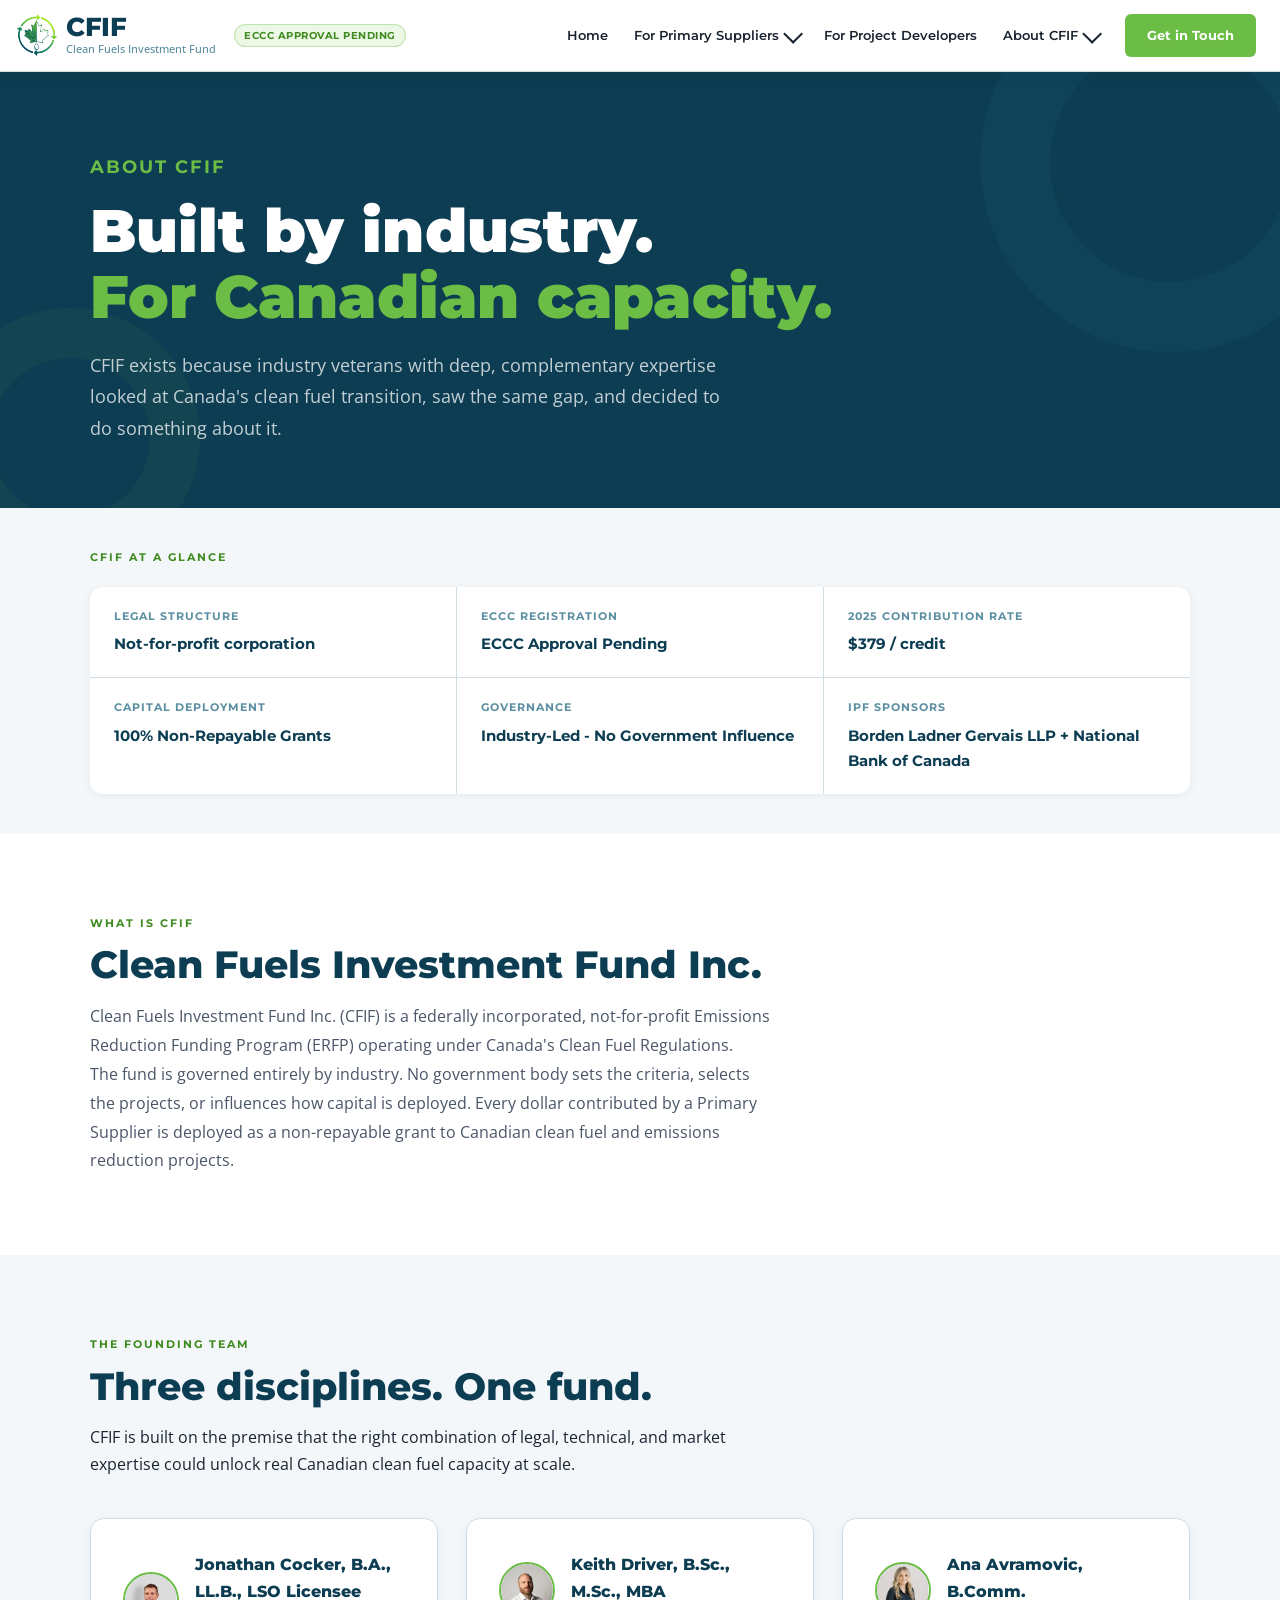
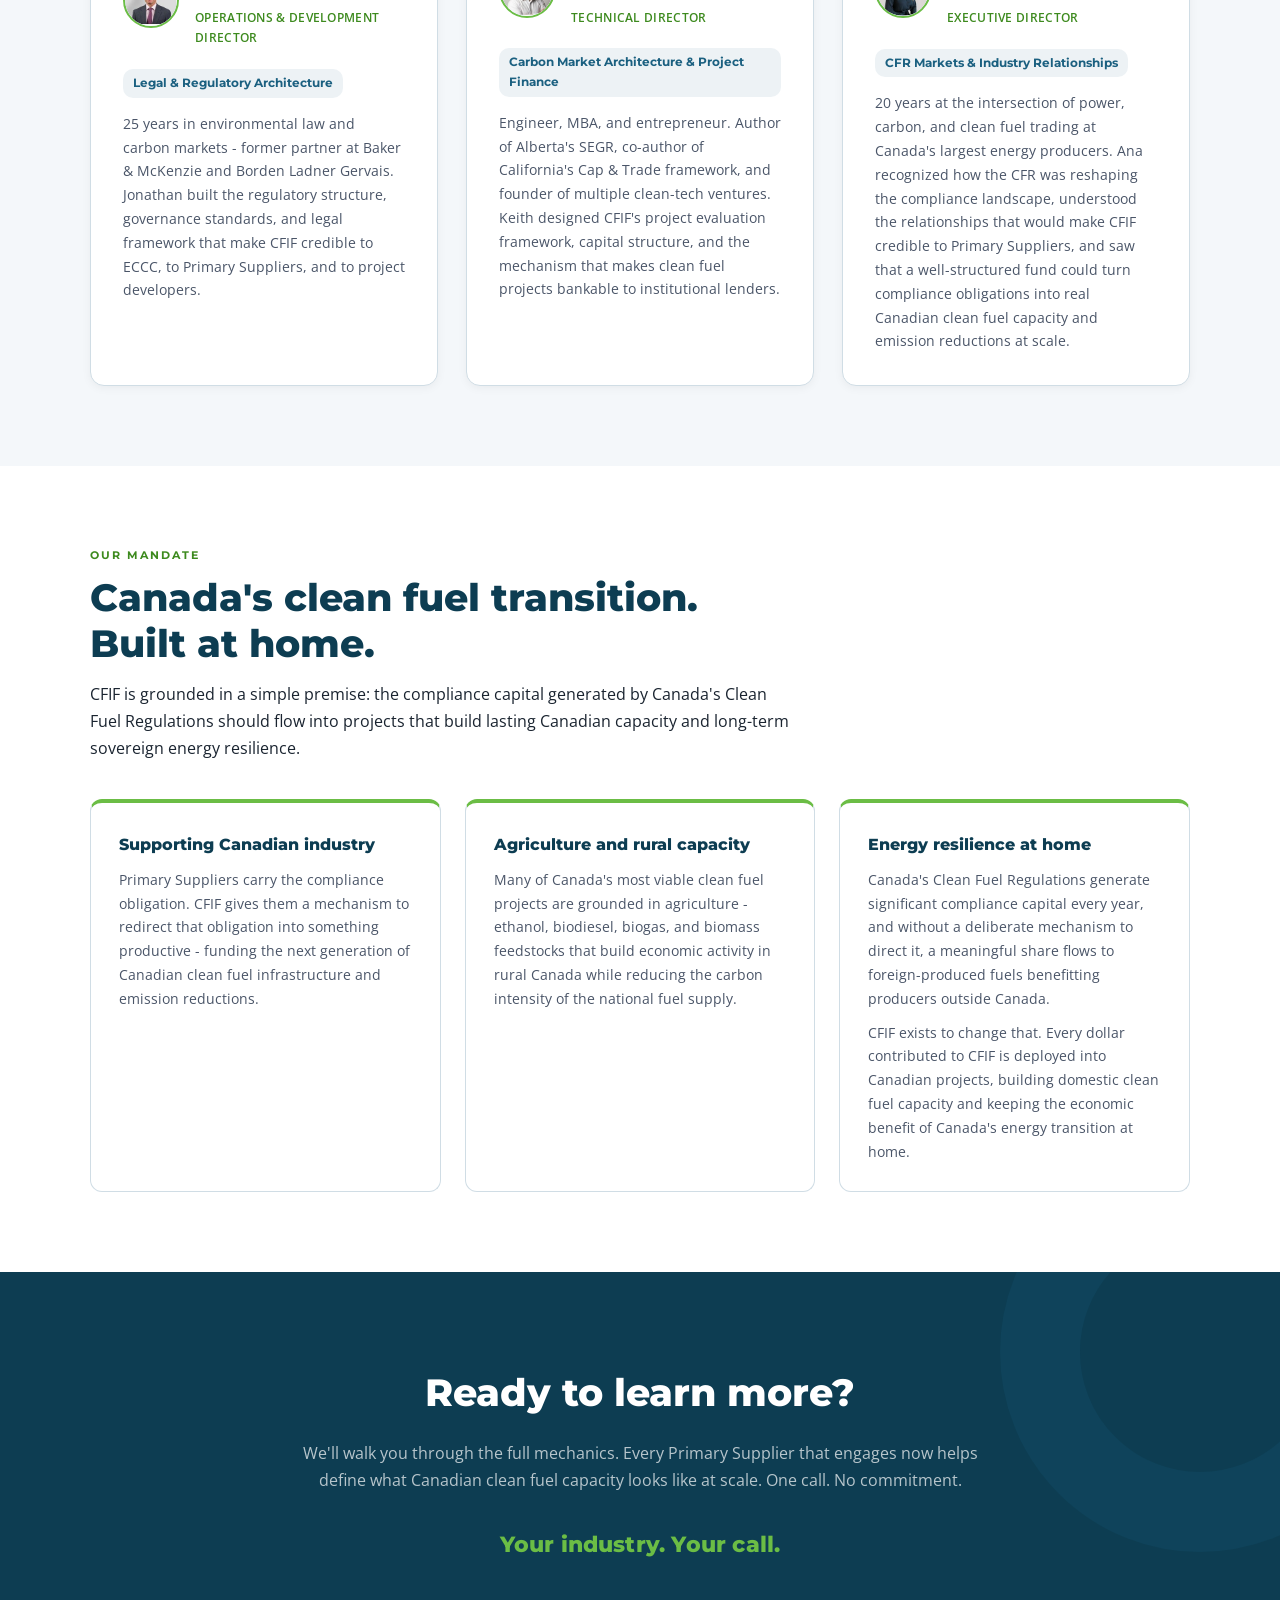
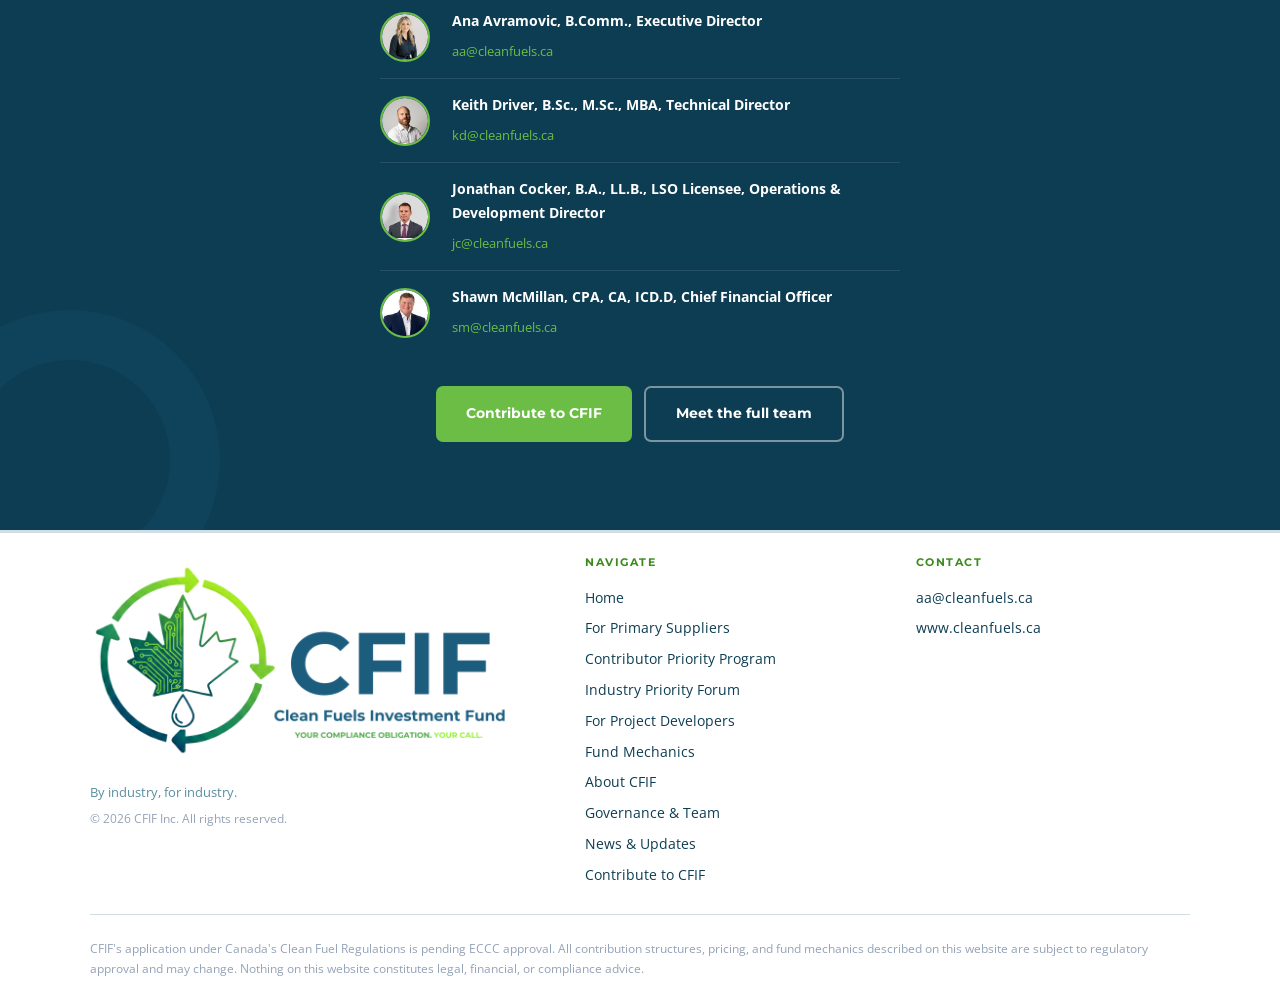
<file: about.html>
<!DOCTYPE html>
<html lang="en">
<head>
  <meta charset="UTF-8">
  <meta name="viewport" content="width=device-width,initial-scale=1.0">
  <title>About CFIF - Clean Fuels Investment Fund</title>
  <link href="https://fonts.googleapis.com/css2?family=Montserrat:wght@700;800;900&family=Open+Sans:ital,wght@0,400;0,600;1,400&display=swap" rel="stylesheet">
  <style>

/* ─── CSS VARIABLES ─────────────────────────────────────────── */
:root{
  --dt:#0D3D52; --tl:#1B6080; --mid:#2891C0;
  --lime:#6BBD45; --lime-d:#3D8A1E; --lime-xd:#2a6815;
  --lb:#EBF7FF; --lg:#EDF7E5; --muted:#5A8EA0;
  --text:#1a2430; --border:#d0dde5; --grey:#f4f7fa;
  --white:#fff;
  --shadow: 0 4px 24px rgba(13,61,82,.10);
  --shadow-lg: 0 12px 48px rgba(13,61,82,.16);
  --nav-h: 72px;
  --radius: 10px;
  --font-head: 'Montserrat', sans-serif;
  --font-body: 'Open Sans', sans-serif;
  --ease: cubic-bezier(.4,0,.2,1);
}

/* ─── RESET ─────────────────────────────────────────────────── */
*,*::before,*::after{box-sizing:border-box;margin:0;padding:0}
html{scroll-behavior:smooth}
body{font-family:var(--font-body);font-size:16px;line-height:1.7;color:var(--text);background:var(--white);overflow-x:hidden}
img{max-width:100%;display:block}
a{color:inherit;text-decoration:none}

/* ─── NAV ───────────────────────────────────────────────────── */
.nav{
  position:sticky;top:0;z-index:1000;
  background:rgba(255,255,255,.97);
  backdrop-filter:blur(12px);
  border-bottom:1px solid var(--border);
  height:var(--nav-h);
  padding:0 24px 0 16px;
  display:flex;align-items:center;gap:0;
  box-shadow:0 2px 16px rgba(13,61,82,.07);
  overflow:visible;
}
.nav-logo{display:flex;align-items:center;gap:8px;margin-right:auto;flex-shrink:0;padding-left:0}
.nav-logo-mark{height:56px;width:56px;flex-shrink:0;object-fit:contain;display:block}
.nav-logo-text{display:flex;flex-direction:column;line-height:1}
.nav-logo-name{font-family:'Montserrat',sans-serif;font-size:26px;font-weight:800;color:var(--dt);line-height:1;letter-spacing:-0.5px}
.nav-logo-sub{font-size:11px;color:var(--muted);line-height:1.3;margin-top:2px;font-weight:500}
.nav-logo img{height:42px;width:auto}
.nav-badge{
  font-family:var(--font-head);font-size:10px;font-weight:700;
  letter-spacing:.5px;text-transform:uppercase;
  background:var(--lg);color:var(--lime-d);
  border:1.5px solid rgba(107,189,69,.35);
  border-radius:12px;padding:2px 9px;white-space:nowrap;
  margin-left:10px;
}
.nav-links{display:flex;align-items:center;list-style:none;gap:2px;margin:0 16px}
.nav-links > li{position:relative}
.nav-links > li > a{
  font-family:var(--font-head);font-size:13px;font-weight:600;
  color:var(--text);padding:8px 12px;border-radius:6px;
  display:flex;align-items:center;gap:5px;
  transition:color .15s,background .15s;white-space:nowrap;
  cursor:pointer;
}
.nav-links > li > a:hover,.nav-links > li.active > a{color:var(--tl);background:var(--lb)}
.nav-links > li > a .arrow{
  width:14px;height:14px;border-right:2px solid currentColor;border-bottom:2px solid currentColor;
  display:inline-block;transform:rotate(45deg) translateY(-3px);
  transition:transform .2s var(--ease);flex-shrink:0;
}
.nav-links > li:hover > a .arrow{transform:rotate(-135deg) translateY(-1px)}
/* Dropdown */
.nav-dropdown{
  position:absolute;top:calc(100% + 8px);left:0;min-width:260px;
  background:var(--white);border:1px solid var(--border);
  border-top:3px solid var(--lime);border-radius:0 0 var(--radius) var(--radius);
  box-shadow:var(--shadow-lg);padding:8px 0;
  opacity:0;visibility:hidden;transform:translateY(-8px);
  transition:opacity .18s var(--ease),transform .18s var(--ease),visibility .18s;
}
.nav-links > li:hover .nav-dropdown{opacity:1;visibility:visible;transform:translateY(0)}
.nav-dropdown a{
  display:block;padding:10px 20px;font-size:14px;color:var(--text);
  transition:background .12s,color .12s;
}
.nav-dropdown a:hover{background:var(--lb);color:var(--tl)}
.nav-dropdown a .dd-sub{font-size:12px;color:var(--muted);display:block;margin-top:2px}
.nav-cta{
  font-family:var(--font-head);font-size:13px;font-weight:700;
  background:var(--lime);color:var(--white);border:none;cursor:pointer;
  padding:10px 22px;border-radius:6px;transition:background .15s,transform .1s;
  white-space:nowrap;flex-shrink:0;display:inline-block;
}
.nav-cta:hover{background:var(--lime-d);transform:translateY(-1px)}
.nav-cta-mobile{
  display:none;
  font-family:var(--font-head);font-size:12px;font-weight:700;
  background:var(--lime);color:var(--white);
  padding:8px 12px;border-radius:6px;white-space:nowrap;flex-shrink:0;
  margin-right:2px;
}
.nav-cta-mobile:hover{background:var(--lime-d)}
/* Hamburger */
.hamburger{display:none;flex-direction:column;gap:5px;cursor:pointer;padding:8px;border:none;background:none;margin-left:auto}
.hamburger span{display:block;width:24px;height:2px;background:var(--dt);border-radius:2px;transition:transform .25s var(--ease),opacity .2s}
.hamburger.open span:nth-child(1){transform:translateY(7px) rotate(45deg)}
.hamburger.open span:nth-child(2){opacity:0}
.hamburger.open span:nth-child(3){transform:translateY(-7px) rotate(-45deg)}
/* Mobile menu */
.mobile-menu{
  display:none;position:fixed;top:var(--nav-h);left:0;right:0;
  background:var(--white);border-top:3px solid var(--lime);
  box-shadow:var(--shadow-lg);max-height:calc(100vh - var(--nav-h));
  overflow-y:auto;z-index:999;
  transform:translateY(-8px);opacity:0;
  transition:transform .22s var(--ease),opacity .22s;pointer-events:none;
}
.mobile-menu.open{transform:translateY(0);opacity:1;pointer-events:all}
.mm-item{border-bottom:1px solid var(--border)}
.mm-link{
  display:flex;justify-content:space-between;align-items:center;
  padding:16px 24px;font-family:var(--font-head);font-size:15px;font-weight:600;
  color:var(--dt);cursor:pointer;
}
.mm-link .mm-arrow{
  width:10px;height:10px;border-right:2px solid var(--muted);border-bottom:2px solid var(--muted);
  transform:rotate(45deg);transition:transform .2s var(--ease);
}
.mm-link.open .mm-arrow{transform:rotate(-135deg)}
.mm-sub{display:none;background:var(--lb)}
.mm-sub.open{display:block}
.mm-sub a{display:block;padding:13px 24px 13px 36px;font-size:14px;color:var(--tl);border-bottom:1px solid rgba(107,189,69,.15)}
.mm-direct{display:block;padding:16px 24px;font-family:var(--font-head);font-size:15px;font-weight:600;color:var(--dt)}
.mm-cta-wrap{padding:20px 24px}
.mm-cta{display:block;text-align:center;background:var(--lime);color:var(--white);font-family:var(--font-head);font-weight:700;font-size:15px;padding:14px;border-radius:8px}

/* ─── HERO ──────────────────────────────────────────────────── */
.hero{
  background:var(--dt);min-height:580px;
  display:flex;align-items:center;
  position:relative;overflow:hidden;padding:88px 40px 80px;
}
.hero-bg-img{
  position:absolute;inset:0;background:var(--dt);z-index:0;
}
/* Three-shade swoosh overlay - top left corner, matching LinkedIn carousel */
.hero::before{
  content:'';position:absolute;top:-40px;left:-60px;
  width:480px;height:340px;
  background:#3a8c22;
  clip-path:polygon(0 0,100% 0,58% 100%,0 78%);
  opacity:.30;z-index:0;
}
.hero::after{
  content:'';position:absolute;top:-20px;left:80px;
  width:360px;height:280px;
  background:var(--tl);
  clip-path:polygon(18% 0,100% 0,82% 100%,0 100%);
  opacity:.38;z-index:0;
}
/* Circuit dot texture - right half */
.hero-circuit{
  position:absolute;top:0;right:0;width:55%;height:100%;
  background-image:
    radial-gradient(circle,rgba(107,189,69,.22) 1px,transparent 1px),
    radial-gradient(circle,rgba(40,145,192,.15) 1px,transparent 1px);
  background-size:28px 28px,48px 48px;
  background-position:0 0,14px 14px;
  z-index:0;
  mask-image:linear-gradient(90deg,transparent,rgba(255,255,255,.5) 25%,rgba(255,255,255,.85));
}

.hero-inner{max-width:1100px;margin:0 auto;position:relative;z-index:1;width:100%}
.hero-eyebrow{
  font-family:var(--font-head);font-size:11px;font-weight:700;
  letter-spacing:2.5px;text-transform:uppercase;
  color:var(--lime);margin-bottom:16px;
}
.hero h1{
  font-family:var(--font-head);font-size:clamp(34px,4.5vw,58px);font-weight:900;
  color:var(--white);line-height:1.1;margin-bottom:14px;
  letter-spacing:-1px;
}
.hero h1 .accent{color:var(--lime)}
.hero-sub{
  font-size:clamp(15px,1.6vw,19px);color:rgba(255,255,255,.72);
  max-width:600px;margin-bottom:10px;line-height:1.65;font-weight:500;
}
.hero-tagline{
  font-family:var(--font-head);font-size:13px;font-weight:700;
  color:var(--lime);letter-spacing:.3px;margin-bottom:36px;
}
.btn-group{display:flex;gap:12px;flex-wrap:wrap}
.btn{
  font-family:var(--font-head);font-size:14px;font-weight:700;
  padding:14px 30px;border-radius:7px;cursor:pointer;
  transition:transform .15s,box-shadow .15s,background .15s;
  display:inline-flex;align-items:center;gap:8px;border:none;
}
.btn:hover{transform:translateY(-2px);box-shadow:0 8px 24px rgba(0,0,0,.2)}
.btn-primary{background:var(--lime);color:var(--white)}
.btn-primary:hover{background:var(--lime-d)}
.btn-outline{background:transparent;color:var(--white);border:2px solid rgba(255,255,255,.45)}
.btn-outline:hover{border-color:var(--white);background:rgba(255,255,255,.09)}
.btn-outline-teal{background:transparent;color:var(--tl);border:2px solid var(--tl)}
.btn-outline-teal:hover{background:var(--lb)}

/* ─── PILLS STRIP ───────────────────────────────────────────── */
.pills-strip{
  background:var(--white);border-bottom:1px solid var(--border);
  padding:16px 40px;display:flex;justify-content:center;
  gap:10px;flex-wrap:wrap;
}
.pill{
  font-family:var(--font-head);font-size:11px;font-weight:700;
  background:var(--lg);color:var(--lime-d);
  border:1.5px solid rgba(107,189,69,.35);
  border-radius:20px;padding:5px 14px;
  letter-spacing:.3px;white-space:nowrap;
}

/* ─── PRICE STRIP ───────────────────────────────────────────── */
.price-strip-wrap{background:var(--grey);padding:48px 40px}
.price-strip-inner{max-width:1100px;margin:0 auto;text-align:center}
.price-strip-label{
  font-family:var(--font-head);font-size:11px;font-weight:700;
  letter-spacing:2px;text-transform:uppercase;color:var(--lime-d);margin-bottom:20px;
}
.price-cards{
  display:flex;align-items:stretch;justify-content:center;
  max-width:640px;margin:0 auto;border-radius:12px;
  overflow:hidden;box-shadow:var(--shadow-lg);
}
.price-cfif{
  flex:1;background:var(--dt);padding:32px 36px;text-align:center;
}
.price-cfif .num{
  font-family:var(--font-head);font-size:42px;font-weight:900;
  color:var(--white);line-height:1;
}
.price-cfif .num sup{font-size:24px;vertical-align:top;margin-top:8px;display:inline-block}
.price-cfif .lbl{font-size:13px;color:rgba(255,255,255,.6);margin-top:6px}
.price-vs{
  background:var(--border);display:flex;align-items:center;
  justify-content:center;padding:0 16px;
  font-family:var(--font-head);font-size:13px;font-weight:700;color:var(--muted);
}
.price-mkt{
  flex:1;background:#f1f5f9;padding:32px 36px;text-align:center;
}
.price-mkt .num{
  font-family:var(--font-head);font-size:28px;font-weight:800;
  color:#64748b;line-height:1;padding-top:8px;
}
.price-mkt .lbl{font-size:13px;color:#94a3b8;margin-top:6px}
.price-note{
  font-size:14px;color:var(--muted);max-width:600px;margin:20px auto 0;line-height:1.7;
}

/* ─── SECTIONS ──────────────────────────────────────────────── */
.section{padding:80px 40px}
.section-inner{max-width:1100px;margin:0 auto}
.section-bg-grey{background:var(--grey)}
.section-bg-lb{background:var(--lb)}
.section-bg-dt{background:var(--dt)}
.section-bg-tl{background:var(--tl)}
.section-label{
  font-family:var(--font-head);font-size:11px;font-weight:700;
  letter-spacing:2px;text-transform:uppercase;color:var(--lime-d);
  margin-bottom:10px;
}
h2.section-title{
  font-family:var(--font-head);font-size:clamp(26px,3vw,40px);font-weight:800;
  color:var(--dt);margin-bottom:14px;line-height:1.2;
}
h2.section-title .accent{color:var(--tl)}
.section-sub{
  font-size:17px;color:var(--muted);max-width:640px;line-height:1.7;
  margin-bottom:40px;
}
.two-col{display:grid;grid-template-columns:1fr 1fr;gap:56px;align-items:center}
.two-col.flip{direction:rtl}
.two-col.flip > *{direction:ltr}

/* ─── DARK FEATURE CARD (CPP/IPF) ──────────────────────────── */
.feature-card{
  border-radius:16px;overflow:hidden;
  position:relative;
  box-shadow:var(--shadow-lg);
}
.feature-card-head{
  height:110px;position:relative;overflow:hidden;
}
.feature-card-head::before{
  content:'';position:absolute;top:-20px;left:-20px;
  width:60%;height:160px;
  background:var(--lime);
  clip-path:polygon(0 0,100% 0,55% 100%,0 80%);
  opacity:.8;
}
.feature-card-head::after{
  content:'';position:absolute;top:-10px;left:28%;
  width:72%;height:140px;
  background:rgba(13,61,82,.7);
  clip-path:polygon(18% 0,100% 0,88% 100%,0 100%);
}
.feature-card.teal .feature-card-head::after{background:rgba(27,96,128,.6)}
.feature-card-body{padding:32px;position:relative;z-index:1}
.feature-card.dark .feature-card-body{background:var(--dt)}
.feature-card.teal .feature-card-body{background:var(--tl)}
.fc-abbr{
  font-family:var(--font-head);font-size:56px;font-weight:900;
  color:var(--lime);line-height:1;margin-bottom:4px;
}
.fc-name{
  font-family:var(--font-head);font-size:18px;font-weight:700;
  color:var(--white);margin-bottom:14px;
}
.fc-divider{width:56px;height:3px;background:var(--lime);margin:12px 0 16px}
.fc-desc{font-size:14px;color:rgba(255,255,255,.72);line-height:1.65;margin-bottom:16px}
.fc-url{font-family:var(--font-head);font-size:13px;font-weight:700;color:var(--lime)}
.fc-watermark{
  position:absolute;bottom:20px;right:20px;
  width:64px;opacity:.12;
}
.feature-label{
  font-family:var(--font-head);font-size:11px;font-weight:700;
  letter-spacing:2px;text-transform:uppercase;color:var(--lime-d);
  margin-bottom:8px;
}
.feature-h2{
  font-family:var(--font-head);font-size:clamp(24px,2.8vw,36px);font-weight:800;
  color:var(--dt);line-height:1.2;margin-bottom:14px;
}
.feature-h2 span{color:var(--tl)}
.feature-intro{font-size:16px;color:#64748b;line-height:1.7;max-width:480px;margin-bottom:24px}
.how-pill{
  display:inline-block;background:var(--tl);color:var(--white);
  font-family:var(--font-head);font-size:11px;font-weight:700;
  letter-spacing:1.5px;text-transform:uppercase;
  padding:6px 16px;border-radius:20px;margin-bottom:24px;
}
.feature-items{display:flex;flex-direction:column;gap:18px}
.fi{display:flex;gap:14px;align-items:flex-start}
.fi-dot{
  width:10px;height:10px;min-width:10px;background:var(--lime);
  border-radius:50%;margin-top:7px;
}
.fi h4{font-family:var(--font-head);font-size:15px;font-weight:700;color:var(--dt);margin-bottom:3px}
.fi p{font-size:14px;color:#64748b;line-height:1.6}

/* ─── 5-STEP ────────────────────────────────────────────────── */
.steps{
  display:grid;grid-template-columns:repeat(5,1fr);gap:0;
  margin-top:48px;position:relative;
}
.step{
  display:flex;flex-direction:column;align-items:center;
  text-align:center;padding:0 12px;position:relative;
}
.step-connector{
  position:absolute;top:35px;left:50%;right:-50%;
  height:2px;
  background:linear-gradient(90deg,var(--tl) 0%,var(--lime) 100%);
  z-index:0;
}
.step:last-child .step-connector{display:none}
.step-circle{
  width:72px;height:72px;border-radius:50%;
  display:flex;align-items:center;justify-content:center;
  font-family:var(--font-head);font-size:26px;font-weight:900;
  color:var(--white);margin-bottom:16px;position:relative;z-index:1;
  box-shadow:0 4px 16px rgba(13,61,82,.2);
}
.step-num-label{
  font-family:var(--font-head);font-size:10px;font-weight:700;
  color:var(--lime-d);text-transform:uppercase;letter-spacing:1px;margin-bottom:5px;
}
.step-name{font-family:var(--font-head);font-size:14px;font-weight:700;color:var(--dt);margin-bottom:6px}
.step-desc{font-size:12px;color:var(--muted);line-height:1.5}

/* ─── BANKABILITY ───────────────────────────────────────────── */
.bank-cards{display:grid;grid-template-columns:1fr 1fr;gap:20px;margin-top:36px}
.bank-card{border-radius:var(--radius);padding:24px}
.bank-card.bad{background:#fef2f2;border:1px solid #fca5a5}
.bank-card.good{background:var(--lg);border:1px solid rgba(107,189,69,.3)}
.bank-card h4{
  font-family:var(--font-head);font-size:15px;font-weight:700;margin-bottom:14px;
}
.bank-card.bad h4{color:#dc2626}
.bank-card.good h4{color:var(--lime-d)}
.bank-card ul{list-style:none;padding:0}
.bank-card li{
  font-size:14px;color:#64748b;padding:4px 0 4px 18px;
  position:relative;
}
.bank-card li::before{content:'•';position:absolute;left:0;color:var(--muted)}
.bank-card.good li::before{color:var(--lime)}

/* ─── STATS ─────────────────────────────────────────────────── */
.stats-grid{
  display:grid;grid-template-columns:repeat(3,1fr);
  gap:1px;background:rgba(255,255,255,.12);
  border-radius:12px;overflow:hidden;margin-top:0;
}
.stat{
  background:rgba(255,255,255,.06);padding:40px 24px;text-align:center;
}
.stat-num{
  font-family:var(--font-head);font-size:40px;font-weight:900;
  color:var(--white);line-height:1;margin-bottom:8px;
}
.stat-lbl{font-size:14px;color:rgba(255,255,255,.6);line-height:1.5}

/* ─── TEAM ──────────────────────────────────────────────────── */
.team-grid{display:grid;grid-template-columns:repeat(3,1fr);gap:36px;margin-top:44px}
.team-card{text-align:center}
.team-photo{
  width:90px;height:90px;border-radius:50%;
  border:3px solid var(--lime);
  background:var(--lb);margin:0 auto 14px;
  display:flex;align-items:center;justify-content:center;
  font-family:var(--font-head);font-size:22px;font-weight:800;color:var(--dt);
  overflow:hidden;
}
.team-photo img{width:100%;height:100%;object-fit:cover}
.team-name{font-family:var(--font-head);font-size:17px;font-weight:700;color:var(--dt);margin-bottom:3px}
.team-role{font-size:13px;color:var(--muted);margin-bottom:6px;line-height:1.4}
.team-email{font-size:13px;color:var(--tl);transition:color .15s}
.team-email:hover{color:var(--lime-d)}

/* ─── AUDIENCES ─────────────────────────────────────────────── */
.aud-grid{display:grid;grid-template-columns:repeat(3,1fr);gap:20px;margin-top:40px}
.aud-card{border-radius:var(--radius);overflow:hidden;display:flex;flex-direction:column;box-shadow:var(--shadow)}
.aud-head{padding:24px 24px 20px}
.aud-head h3{
  font-family:var(--font-head);font-size:13px;font-weight:800;
  color:var(--lime);text-transform:uppercase;letter-spacing:.5px;margin-bottom:8px;
}
.aud-bar{width:40px;height:2px;background:var(--lime)}
.aud-body{padding:16px 24px 24px;flex:1;display:flex;flex-direction:column}
.aud-body p{font-size:14px;line-height:1.7;flex:1;margin-bottom:18px}
.aud-cta{
  display:inline-block;background:var(--lime);color:var(--white);
  font-family:var(--font-head);font-size:13px;font-weight:700;
  padding:10px 20px;border-radius:6px;align-self:flex-start;
  transition:background .15s;
}
.aud-cta:hover{background:var(--lime-d)}
.aud-1 .aud-head,.aud-1 .aud-body{background:var(--dt)}
.aud-1 p{color:rgba(255,255,255,.78)}
.aud-2 .aud-head,.aud-2 .aud-body{background:var(--tl)}
.aud-2 p{color:rgba(255,255,255,.78)}
.aud-3 .aud-head,.aud-3 .aud-body{background:#1a5a4e}
.aud-3 p{color:rgba(255,255,255,.78)}

/* ─── FAQ ───────────────────────────────────────────────────── */
.faq-list{display:flex;flex-direction:column;gap:10px;margin-top:36px}
.faq-item{border:1px solid var(--border);border-radius:var(--radius);overflow:hidden;transition:box-shadow .2s}
.faq-item:hover{box-shadow:var(--shadow)}
.faq-q{
  padding:18px 22px;font-family:var(--font-head);font-size:15px;font-weight:700;
  color:var(--dt);cursor:pointer;
  display:flex;justify-content:space-between;align-items:center;gap:12px;
  user-select:none;
}
.faq-icon{
  width:22px;height:22px;min-width:22px;border-radius:50%;
  background:var(--lg);display:flex;align-items:center;justify-content:center;
  font-size:16px;color:var(--lime);transition:transform .2s var(--ease),background .2s;
  font-weight:400;
}
.faq-item.open .faq-icon{transform:rotate(45deg);background:var(--lime);color:var(--white)}
.faq-a{
  max-height:0;overflow:hidden;
  font-size:15px;color:#64748b;line-height:1.7;
  transition:max-height .3s var(--ease);
}
.faq-a-inner{padding:0 22px 18px}

/* ─── FINAL CTA ─────────────────────────────────────────────── */
.final-cta{
  background:var(--dt);padding:88px 40px;text-align:center;
  position:relative;overflow:hidden;
}
.final-cta::before{
  content:'';position:absolute;bottom:-80px;right:-80px;
  width:400px;height:400px;border-radius:50%;
  border:60px solid rgba(107,189,69,.06);
}
.final-cta::after{
  content:'';position:absolute;top:-60px;left:-60px;
  width:300px;height:300px;border-radius:50%;
  border:50px solid rgba(40,145,192,.08);
}
.final-cta-inner{position:relative;z-index:1;max-width:680px;margin:0 auto}
.final-cta h2{
  font-family:var(--font-head);font-size:clamp(26px,3vw,40px);font-weight:800;
  color:var(--white);margin-bottom:14px;
}
.final-cta p{font-size:16px;color:rgba(255,255,255,.68);line-height:1.7;margin-bottom:32px}
.contact-line{
  display:flex;align-items:center;justify-content:center;gap:16px;
  margin-bottom:28px;flex-wrap:wrap;
}
.contact-avatar{
  width:54px;height:54px;min-width:54px;border-radius:50%;
  border:2px solid var(--lime);background:var(--tl);
  display:flex;align-items:center;justify-content:center;
  font-family:var(--font-head);font-size:16px;font-weight:800;color:var(--white);
  overflow:hidden;
}
.contact-avatar img{width:100%;height:100%;object-fit:cover}
.contact-info{text-align:left}
.contact-info strong{display:block;color:var(--white);font-size:15px;margin-bottom:4px}
.contact-info a{color:var(--lime);font-size:14px;transition:opacity .15s}
.contact-info a:hover{opacity:.8}
.quote{font-size:16px;font-style:italic;color:rgba(255,255,255,.5);margin-bottom:32px}


/* ─── FOOTER (redesigned) ──────────────────────────────────── */
footer{background:var(--white);border-top:3px solid var(--border);padding:20px 40px 20px}
.footer-main{max-width:1100px;margin:0 auto;display:grid;grid-template-columns:1.6fr 1fr 1fr;gap:56px;margin-bottom:20px;align-items:start}
.footer-brand img{height:220px;width:auto;max-width:100%;display:block;margin-bottom:8px;object-fit:contain}
.footer-tagline{font-size:13px;color:var(--muted);margin-bottom:4px}
.footer-copy{font-size:12px;color:#94a3b8;margin-top:6px}
.footer-nav-col h4,.footer-contact-col h4{font-family:var(--font-head);font-size:11px;font-weight:700;letter-spacing:1.5px;text-transform:uppercase;color:var(--lime-d);margin-bottom:14px}
.footer-nav-col a,.footer-contact-col a{display:block;font-size:14px;color:var(--dt);margin-bottom:7px;text-decoration:none;transition:color .15s}
.footer-nav-col a:hover,.footer-contact-col a:hover{color:var(--lime-d)}
.footer-contact-col p{font-size:14px;color:var(--dt);margin-bottom:5px}
.footer-bottom{max-width:1100px;margin:0 auto;padding-top:24px;border-top:1px solid var(--border);font-size:12px;color:#94a3b8;line-height:1.7}
@media(max-width:768px){.footer-main{grid-template-columns:1fr;gap:32px}}

/* ─── DIVIDER LOGO ACCENT ───────────────────────────────────── */
.logo-divider{display:flex;justify-content:center;padding:24px 0}
.logo-divider img{width:36px;opacity:.18;filter:hue-rotate(0deg)}

/* ─── SCROLL ANIMATIONS ─────────────────────────────────────── */
.reveal{opacity:0;transform:translateY(24px);transition:opacity .55s var(--ease),transform .55s var(--ease)}
.reveal.visible{opacity:1;transform:translateY(0)}
.reveal-delay-1{transition-delay:.1s}
.reveal-delay-2{transition-delay:.2s}
.reveal-delay-3{transition-delay:.3s}

/* ─── RESPONSIVE ────────────────────────────────────────────── */
@media(max-width:960px){
  .two-col,.two-col.flip{grid-template-columns:1fr;gap:36px}
  .two-col.flip{direction:ltr}
  .team-grid{grid-template-columns:repeat(3,1fr);gap:20px}
  .aud-grid{grid-template-columns:1fr}
  .steps{grid-template-columns:1fr 1fr;gap:24px}
  .step-connector{display:none}
  .bank-cards{grid-template-columns:1fr}
  .footer-grid{grid-template-columns:1fr 1fr;gap:32px}
}
@media(max-width:768px){
  .nav-links,.nav-badge{display:none}
  .nav-cta{display:none}
  .nav-cta-mobile{display:inline-block !important}
  .hamburger{display:flex}
  .mobile-menu{display:block}
  .nav{padding:0 10px 0 10px;height:60px}
  .nav-logo-mark{height:44px;width:44px}
  .nav-logo-sub{display:none}
  .nav-logo-name{font-size:20px}
  .hero{padding:60px 24px}
  .section{padding:56px 24px}
  .pills-strip{padding:14px 20px;gap:8px}
  .pill{font-size:10px;padding:4px 10px}
  .price-cards{flex-direction:column;max-width:320px}
  .price-vs{padding:10px 0;font-size:12px}
  .stats-grid{grid-template-columns:1fr}
  .stat{padding:28px 20px}
  .team-grid{grid-template-columns:1fr;max-width:280px;margin:36px auto 0}
  .footer-grid{grid-template-columns:1fr}
  .steps{grid-template-columns:1fr}
}
@media(max-width:480px){
  .hero h1{font-size:32px}
  .btn{padding:12px 22px;font-size:13px}
  .btn-group{flex-direction:column}
  .btn{width:100%;justify-content:center}
}


/* Page-specific hero */
.page-hero{background:var(--dt);padding:80px 40px;position:relative;overflow:hidden;min-height:360px;display:flex;align-items:center}
.page-hero::before{content:'';position:absolute;top:-40px;left:-60px;width:400px;height:280px;background:#3a8c22;clip-path:polygon(0 0,100% 0,58% 100%,0 78%);opacity:.28;z-index:0}
.page-hero::after{content:'';position:absolute;top:-20px;left:80px;width:320px;height:240px;background:var(--tl);clip-path:polygon(18% 0,100% 0,82% 100%,0 100%);opacity:.35;z-index:0}
.page-hero-inner{max-width:1100px;margin:0 auto;position:relative;z-index:1;width:100%}
.page-eyebrow{font-family:var(--font-head);font-size:11px;font-weight:700;letter-spacing:2.5px;text-transform:uppercase;color:var(--lime);margin-bottom:14px}
.page-hero h1{font-family:var(--font-head);font-size:clamp(32px,4vw,52px);font-weight:900;color:var(--white);line-height:1.1;margin-bottom:12px;letter-spacing:-0.5px}
.page-hero h1 span{color:var(--lime)}
.page-hero-sub{font-size:clamp(15px,1.6vw,18px);color:rgba(255,255,255,.72);max-width:580px;line-height:1.65;margin-bottom:28px}



.footer-brand-banner{display:flex;align-items:center;justify-content:center;padding:28px 40px 20px;border-bottom:1px solid var(--border);margin-bottom:8px}
.footer-logo-large{height:96px;width:auto;object-fit:contain}
.footer-brand-text{display:flex;flex-direction:column;gap:4px}
.footer-brand-name{font-family:var(--font-head);font-size:28px;font-weight:900;color:var(--dt);letter-spacing:1px}
.footer-brand-tagline{font-family:var(--font-head);font-size:13px;font-weight:700;color:var(--lime-d);letter-spacing:.3px}
.cta-contacts{display:flex;flex-direction:column;gap:20px;margin:32px auto;max-width:480px;text-align:left}

/* ─── SAVINGS TABLE ─────────────────────────────────────────────── */
.data-table{width:100%;border-collapse:collapse;font-size:15px;margin-top:20px}
.data-table th{
  background:var(--dt);color:var(--white);
  padding:12px 16px;text-align:left;font-family:var(--font-head);
  font-weight:700;font-size:13px;letter-spacing:.5px;
}
.data-table th:not(:first-child){text-align:right}
.data-table td{padding:12px 16px;border-bottom:1px solid var(--border)}
.data-table td:not(:first-child){text-align:right;font-weight:600}
.data-table td:last-child{color:var(--lime-d);font-weight:700}
.data-table tbody tr:nth-child(odd){background:var(--white)}
.data-table tbody tr:nth-child(even){background:var(--grey)}
.data-table tbody tr:last-child{background:var(--grey)}

.cta-contacts{margin:28px auto;max-width:500px}
.cta-contact-row{
  display:grid;grid-template-columns:56px 1fr;
  align-items:center;gap:16px;
  padding:14px 0;border-bottom:1px solid rgba(255,255,255,.1);
}
.cta-contact-row:last-child{border-bottom:none}
.cta-av{
  width:50px;height:50px;border-radius:50%;
  border:2.5px solid var(--lime);
  background:rgba(255,255,255,.1);
  display:flex;align-items:center;justify-content:center;
  font-family:var(--font-head);font-size:15px;font-weight:800;
  color:var(--white);flex-shrink:0;
}
.cta-info strong{display:block;color:var(--white);font-size:14px;margin-bottom:4px}
.cta-info a{color:var(--lime);font-size:13px;text-decoration:none}
.cta-info a:hover{text-decoration:underline}
.cta-info .sep{color:rgba(255,255,255,.35);margin:0 6px}

/* ─── SAVINGS TABLE (enhanced) ──────────────────────────────── */
.data-table{width:100%;border-collapse:collapse;font-size:15px;margin-top:16px}
.data-table thead tr{background:var(--dt);color:var(--white)}
.data-table thead th{padding:12px 16px;text-align:left;font-family:var(--font-head);font-weight:700;font-size:13px;letter-spacing:.5px}
.data-table tbody tr:nth-child(odd){background:var(--lb)}
.data-table tbody tr:nth-child(even){background:var(--white)}
.data-table tbody tr:last-child{background:var(--grey)}
.data-table td{padding:12px 16px;border-bottom:1px solid var(--border)}

/* ─── CTA SECTION (sub-pages, matches final-cta style) ──────── */
.cta-section{background:var(--dt);padding:88px 40px;text-align:center;position:relative;overflow:hidden}
.cta-section::before{content:"";position:absolute;top:-120px;right:-120px;width:400px;height:400px;border-radius:50%;border:80px solid rgba(40,145,192,.08);pointer-events:none}
.cta-section::after{content:"";position:absolute;bottom:-80px;left:-80px;width:300px;height:300px;border-radius:50%;border:50px solid rgba(40,145,192,.08);pointer-events:none}
.cta-inner{position:relative;z-index:1;max-width:680px;margin:0 auto}
.cta-inner h2{font-family:var(--font-head);font-size:clamp(26px,3vw,40px);font-weight:800;color:var(--white);margin-bottom:14px}
.cta-inner p{font-size:16px;color:rgba(255,255,255,.7);line-height:1.7;margin-bottom:32px}
.cta-contacts{display:flex;flex-direction:column;gap:0;margin:0 auto 32px;max-width:520px}
.cta-contact-row{display:grid;grid-template-columns:56px 1fr;align-items:center;gap:16px;padding:14px 0;border-bottom:1px solid rgba(255,255,255,.1);text-align:left}
.cta-contact-row:last-child{border-bottom:none}
.cta-av{width:50px;height:50px;border-radius:50%;border:2px solid var(--lime);background:rgba(255,255,255,.1);display:flex;align-items:center;justify-content:center;font-family:var(--font-head);font-size:15px;font-weight:800;color:var(--white);overflow:hidden;padding:0}
.cta-info strong{display:block;color:var(--white);font-size:14px;margin-bottom:4px}
.cta-info a{color:var(--lime);font-size:13px;text-decoration:none}
.cta-info .sep{color:rgba(255,255,255,.3);margin:0 6px}

/* ─── CORNER WATERMARK ──────────────────────────────────────── */
.page-watermark{position:fixed;bottom:20px;right:20px;z-index:900;opacity:.15;pointer-events:none}
.page-watermark img{width:80px;height:80px;object-fit:contain}
@media(max-width:600px){.page-watermark img{width:56px;height:56px}}

.faq-header-row{display:flex;align-items:flex-start;gap:28px;margin-bottom:8px}
.faq-icon-col{flex-shrink:0}
.faq-section-icon{width:120px;height:120px;object-fit:contain;opacity:.85}
@media(max-width:600px){.faq-icon-col{display:none}}
</style>
  <style>
/* ─── ABOUT PAGE ─────────────────────────────────────────────── */
.about-hero{background:var(--dt);padding:80px 40px 64px;position:relative;overflow:hidden}
.about-hero::before{content:"";position:absolute;top:-100px;right:-80px;width:380px;height:380px;border-radius:50%;border:70px solid rgba(40,145,192,.07);pointer-events:none}
.about-hero::after{content:"";position:absolute;bottom:-60px;left:-60px;width:260px;height:260px;border-radius:50%;border:50px solid rgba(107,189,69,.06);pointer-events:none}
.about-hero-inner{max-width:1100px;margin:0 auto;position:relative;z-index:1}
.about-hero h1{font-family:var(--font-head);font-size:clamp(36px,5vw,60px);font-weight:900;color:var(--white);line-height:1.1;margin-bottom:20px}
.about-hero h1 span{color:var(--lime)}
.about-hero p{font-size:18px;color:rgba(255,255,255,.75);max-width:640px;line-height:1.75}

/* Founding strip */
.founding-strip{background:var(--lb);border-top:3px solid var(--lime);border-bottom:1px solid var(--border);padding:28px 40px}
.founding-strip-inner{max-width:1100px;margin:0 auto;display:flex;align-items:center;gap:40px;flex-wrap:wrap}
.founding-tag{font-size:13px;color:var(--muted);letter-spacing:.3px}
.founding-tag strong{color:var(--dt)}

/* Story section */
.about-story{display:grid;grid-template-columns:1fr 1fr;gap:64px;align-items:start}
.about-story-lede{font-family:var(--font-head);font-size:20px;font-weight:700;color:var(--dt);line-height:1.5;border-left:4px solid var(--lime);padding-left:20px;margin-bottom:24px}
.about-body{font-size:16px;color:#4a5568;line-height:1.8}
.about-body p{margin-bottom:16px}
.about-body p:last-child{margin-bottom:0}

/* Founder cards */
.founder-grid{display:grid;grid-template-columns:repeat(3,1fr);gap:28px;margin-top:40px}
.founder-card{background:var(--white);border:1px solid var(--border);border-radius:14px;padding:32px;box-shadow:0 2px 10px rgba(0,0,0,.05)}
.founder-card-top{display:flex;align-items:center;gap:16px;margin-bottom:20px}
.founder-av{width:56px;height:56px;border-radius:50%;border:2px solid var(--lime);background:var(--lb);display:flex;align-items:center;justify-content:center;font-family:var(--font-head);font-size:16px;font-weight:800;color:var(--dt);flex-shrink:0}
.founder-name{font-family:var(--font-head);font-size:16px;font-weight:800;color:var(--dt);margin-bottom:2px}
.founder-title{font-size:12px;color:var(--lime-d);font-weight:600;letter-spacing:.3px;text-transform:uppercase}
.founder-expertise{display:inline-block;font-size:12px;font-weight:700;font-family:var(--font-head);color:var(--tl);background:rgba(27,96,128,.08);padding:4px 10px;border-radius:10px;margin-bottom:14px}
.founder-card p{font-size:14px;color:#4a5568;line-height:1.7}

/* Mandate */
.mandate-grid{display:grid;grid-template-columns:repeat(3,1fr);gap:24px;margin-top:36px}
.mandate-item{padding:28px;background:var(--white);border-radius:12px;border:1px solid var(--border);border-top:4px solid var(--lime)}
.mandate-item h4{font-family:var(--font-head);font-size:16px;font-weight:800;color:var(--dt);margin-bottom:10px}
.mandate-item p{font-size:14px;color:#4a5568;line-height:1.7}

@media(max-width:768px){
  .about-story{grid-template-columns:1fr}
  .founder-grid{grid-template-columns:1fr}
  .mandate-grid{grid-template-columns:1fr}
}

/* ─── CFIF AT A GLANCE ───────────────────────────────────────── */
.glance-grid{display:grid;grid-template-columns:repeat(3,1fr);gap:1px;background:var(--border);border-radius:12px;overflow:hidden;box-shadow:0 2px 10px rgba(0,0,0,.05)}
.glance-item{background:var(--white);padding:20px 24px;display:flex;flex-direction:column;gap:6px}
.glance-label{font-size:11px;font-weight:700;font-family:var(--font-head);letter-spacing:1px;text-transform:uppercase;color:var(--muted)}
.glance-value{font-size:15px;font-weight:700;font-family:var(--font-head);color:var(--dt)}
@media(max-width:768px){.glance-grid{grid-template-columns:1fr}}
</style>
</head>
<body>
<nav class="nav" role="navigation">
  <a href="index.html" class="nav-logo">
    <img src="[data-uri]" alt="CFIF logo mark" class="nav-logo-mark" />
    <div class="nav-logo-text">
      <span class="nav-logo-name">CFIF</span>
      <span class="nav-logo-sub">Clean Fuels Investment Fund</span>
    </div>
    <span class="nav-badge">ECCC Approval Pending</span>
  </a>
  <ul class="nav-links">
    <li><a href="index.html">Home</a></li>
    <li>
      <a href="why-cfif.html">For Primary Suppliers <span class="arrow"></span></a>
      <div class="nav-dropdown">
        <a href="why-cfif.html">Overview<span class="dd-sub">Why CFIF for Primary Suppliers</span></a>
        <a href="cpp.html">Contributor Priority Program (CPP)<span class="dd-sub">Direct your contributions to specific projects</span></a>
        <a href="ipf.html">Industry Priority Forum (IPF)<span class="dd-sub">Curated industry forum on key issues</span></a>
      </div>
    </li>
    <li><a href="apply.html">For Project Developers</a></li>
    <li>
      <a href="about.html">About CFIF <span class="arrow"></span></a>
      <div class="nav-dropdown">
        <a href="investment.html">Fund Mechanics<span class="dd-sub">How CFIF deploys capital</span></a>
        <a href="governance.html">Governance &amp; Team<span class="dd-sub">Leadership and oversight</span></a>
      </div>
    </li>
  </ul>
  <a href="contribute.html" class="nav-cta">Get in Touch</a>
  <a href="contribute.html" class="nav-cta-mobile">Contribute to CFIF</a>
  <button class="hamburger" aria-label="Menu" onclick="toggleMobile()">
    <span></span><span></span><span></span>
  </button>
</nav>
<!-- ABOUT HERO -->
<section class="about-hero">
  <div class="about-hero-inner">
    <p class="section-label" style="color:var(--lime);margin-bottom:14px">About CFIF</p>
    <h1>Built by industry.<br><span>For Canadian capacity.</span></h1>
    <p>CFIF exists because industry veterans with deep, complementary expertise looked at Canada's clean fuel transition, saw the same gap, and decided to do something about&nbsp;it.</p>
  </div>
</section>

<!-- CFIF AT A GLANCE -->
<section class="section section-bg-grey" style="padding:40px">
  <div class="section-inner">
    <p class="section-label" style="margin-bottom:20px">CFIF at a Glance</p>
    <div class="glance-grid">
      <div class="glance-item">
        <span class="glance-label">Legal Structure</span>
        <span class="glance-value">Not-for-profit corporation</span>
      </div>
      <div class="glance-item">
        <span class="glance-label">ECCC Registration</span>
        <span class="glance-value status-orange">ECCC Approval Pending</span>
      </div>
      <div class="glance-item">
        <span class="glance-label">2025 Contribution Rate</span>
        <span class="glance-value status-teal">$379 / credit</span>
      </div>
      <div class="glance-item">
        <span class="glance-label">Capital Deployment</span>
        <span class="glance-value status-green">100% Non-Repayable Grants</span>
      </div>
      <div class="glance-item">
        <span class="glance-label">Governance</span>
        <span class="glance-value">Industry-Led - No Government Influence</span>
      </div>
      <div class="glance-item">
        <span class="glance-label">IPF Sponsors</span>
        <span class="glance-value">Borden Ladner Gervais LLP + National Bank of Canada</span>
      </div>
    </div>
  </div>
</section>

<!-- WHAT IS CFIF -->
<section class="section section-bg-white">
  <div class="section-inner">
    <div class="about-story" style="grid-template-columns:1fr;max-width:680px">
      <div>
        <p class="section-label">What is CFIF</p>
        <h2 class="section-title">Clean Fuels Investment Fund Inc.</h2>
        <p class="about-body">Clean Fuels Investment Fund Inc. (CFIF) is a federally incorporated, not-for-profit Emissions Reduction Funding Program (ERFP) operating under Canada's Clean Fuel Regulations. </p>
        <p class="about-body">The fund is governed entirely by industry. No government body sets the criteria, selects the projects, or influences how capital is deployed. Every dollar contributed by a Primary Supplier is deployed as a non-repayable grant to Canadian clean fuel and emissions reduction projects.</p>
      </div>

    </div>
  </div>
</section>

<!-- FOUNDING TEAM -->
<section class="section section-bg-grey">
  <div class="section-inner">
    <p class="section-label">The founding team</p>
    <h2 class="section-title">Three disciplines. One fund.</h2>
    <p class="body" style="max-width:680px">CFIF is built on the premise that the right combination of legal, technical, and market expertise could unlock real Canadian clean fuel capacity at scale.</p>
    <div class="founder-grid">
      <div class="founder-card">
        <div class="founder-card-top">
          <div class="founder-av" style="overflow:hidden;padding:0"><img src="[data-uri]" alt="Jonathan Cocker" style="width:100%;height:100%;object-fit:cover;border-radius:50%;display:block"></div>
          <div>
            <div class="founder-name">Jonathan Cocker, B.A., LL.B., LSO Licensee</div>
            <div class="founder-title">Operations &amp; Development Director</div>
          </div>
        </div>
        <span class="founder-expertise">Legal &amp; Regulatory Architecture</span>
        <p>25 years in environmental law and carbon markets - former partner at Baker &amp; McKenzie and Borden Ladner Gervais. Jonathan built the regulatory structure, governance standards, and legal framework that make CFIF credible to ECCC, to Primary Suppliers, and to project developers.</p>
      </div>
      <div class="founder-card">
        <div class="founder-card-top">
          <div class="founder-av" style="overflow:hidden;padding:0"><img src="[data-uri]" alt="Keith Driver" style="width:100%;height:100%;object-fit:cover;border-radius:50%;display:block"></div>
          <div>
            <div class="founder-name">Keith Driver, B.Sc., M.Sc., MBA</div>
            <div class="founder-title">Technical Director</div>
          </div>
        </div>
        <span class="founder-expertise">Carbon Market Architecture &amp; Project Finance</span>
        <p>Engineer, MBA, and entrepreneur. Author of Alberta's SEGR, co-author of California's Cap &amp; Trade framework, and founder of multiple clean-tech ventures. Keith designed CFIF's project evaluation framework, capital structure, and the mechanism that makes clean fuel projects bankable to institutional lenders.</p>
      </div>
      <div class="founder-card">
        <div class="founder-card-top">
          <div class="founder-av" style="overflow:hidden;padding:0"><img src="[data-uri]" alt="Ana Avramovic" style="width:100%;height:100%;object-fit:cover;border-radius:50%;display:block"></div>
          <div>
            <div class="founder-name">Ana Avramovic, B.Comm.</div>
            <div class="founder-title">Executive Director</div>
          </div>
        </div>
        <span class="founder-expertise">CFR Markets &amp; Industry Relationships</span>
        <p>20 years at the intersection of power, carbon, and clean fuel trading at Canada's largest energy producers. Ana recognized how the CFR was reshaping the compliance landscape, understood the relationships that would make CFIF credible to Primary Suppliers, and saw that a well-structured fund could turn compliance obligations into real Canadian clean fuel capacity and emission reductions at scale.</p>
      </div>
    </div>
  </div>
</section>

<!-- OUR MANDATE -->
<section class="section section-bg-white">
  <div class="section-inner">
    <p class="section-label">Our mandate</p>
    <h2 class="section-title">Canada's clean fuel transition.<br>Built at home.</h2>
    <p class="body" style="max-width:700px">CFIF is grounded in a simple premise: the compliance capital generated by Canada's Clean Fuel Regulations should flow into projects that build lasting Canadian capacity and long-term sovereign energy resilience.</p>
    <div class="mandate-grid">
      <div class="mandate-item">
        <h4>Supporting Canadian industry</h4>
        <p>Primary Suppliers carry the compliance obligation. CFIF gives them a mechanism to redirect that obligation into something productive - funding the next generation of Canadian clean fuel infrastructure and emission reductions.</p>
      </div>
      <div class="mandate-item">
        <h4>Agriculture and rural capacity</h4>
        <p>Many of Canada's most viable clean fuel projects are grounded in agriculture - ethanol, biodiesel, biogas, and biomass feedstocks that build economic activity in rural Canada while reducing the carbon intensity of the national fuel supply.</p>
      </div>
      <div class="mandate-item">
        <h4>Energy resilience at home</h4>
        <p>Canada's Clean Fuel Regulations generate significant compliance capital every year, and without a deliberate mechanism to direct it, a meaningful share flows to foreign-produced fuels benefitting producers outside Canada.</p>
        <p style="margin-top:10px">CFIF exists to change that. Every dollar contributed to CFIF is deployed into Canadian projects, building domestic clean fuel capacity and keeping the economic benefit of Canada's energy transition at home.</p>
      </div>
    </div>
  </div>
</section>

<!-- CTA -->
<section class="cta-section">
  <div class="cta-inner">
    <h2>Ready to learn more?</h2>
    <p>We'll walk you through the full mechanics. Every Primary Supplier that engages now helps define what Canadian clean fuel capacity looks like at scale. One call. No commitment.</p>
    <p style="font-family:var(--font-head);font-size:22px;font-weight:800;color:var(--lime);margin-top:18px;letter-spacing:.2px">Your industry. Your call.</p>
    <div class="cta-contacts">
      <div class="cta-contact-row">
        <div class="cta-av" style="overflow:hidden;padding:0"><img src="[data-uri]" alt="Ana Avramovic" style="width:100%;height:100%;object-fit:cover;border-radius:50%;display:block"></div>
        <div class="cta-info">
          <strong>Ana Avramovic, B.Comm., Executive Director</strong>
          <a href="mailto:aa@cleanfuels.ca">aa@cleanfuels.ca</a>
        </div>
      </div>
      <div class="cta-contact-row">
        <div class="cta-av" style="overflow:hidden;padding:0"><img src="[data-uri]" alt="Keith Driver" style="width:100%;height:100%;object-fit:cover;border-radius:50%;display:block"></div>
        <div class="cta-info">
          <strong>Keith Driver, B.Sc., M.Sc., MBA, Technical Director</strong>
          <a href="mailto:kd@cleanfuels.ca">kd@cleanfuels.ca</a>
        </div>
      </div>
      <div class="cta-contact-row">
        <div class="cta-av" style="overflow:hidden;padding:0"><img src="[data-uri]" alt="Jonathan Cocker" style="width:100%;height:100%;object-fit:cover;border-radius:50%;display:block"></div>
        <div class="cta-info">
          <strong>Jonathan Cocker, B.A., LL.B., LSO Licensee, Operations &amp; Development Director</strong>
          <a href="mailto:jc@cleanfuels.ca">jc@cleanfuels.ca</a>
        </div>
      </div>
      <div class="cta-contact-row">
        <div class="cta-av" style="overflow:hidden;padding:0"><img src="[data-uri]" alt="Shawn McMillan" style="width:100%;height:100%;object-fit:cover;border-radius:50%;display:block"></div>
        <div class="cta-info">
          <strong>Shawn McMillan, CPA, CA, ICD.D, Chief Financial Officer</strong>
          <a href="mailto:sm@cleanfuels.ca">sm@cleanfuels.ca</a>
        </div>
      </div>
    </div>
    <div class="btn-group" style="justify-content:center;margin-top:8px">
      <a href="contribute.html" class="btn btn-primary">Contribute to CFIF</a>
      <a href="governance.html" class="btn btn-outline">Meet the full team</a>
    </div>
  </div>
</section>

<footer>
  <div class="footer-main">
    <div class="footer-brand">
      <img src="[data-uri]" alt="Clean Fuels Investment Fund" class="footer-logo-large" alt="Clean Fuels Investment Fund">
      <p class="footer-tagline">By industry, for industry.</p>
      <p class="footer-copy">&copy; 2026 CFIF Inc. All rights reserved.</p>
    </div>
    <div class="footer-nav-col">
      <h4>Navigate</h4>
      <a href="index.html">Home</a>
      <a href="why-cfif.html">For Primary Suppliers</a>
      <a href="cpp.html">Contributor Priority Program</a>
      <a href="ipf.html">Industry Priority Forum</a>
      <a href="apply.html">For Project Developers</a>
      <a href="investment.html">Fund Mechanics</a>
      <a href="about.html">About CFIF</a>
      <a href="governance.html">Governance &amp; Team</a>
      <a href="news.html">News &amp; Updates</a>
      <a href="contribute.html">Contribute to CFIF</a>
    </div>
    <div class="footer-contact-col">
      <h4>Contact</h4>
      <p><a href="mailto:aa@cleanfuels.ca">aa@cleanfuels.ca</a></p>
      <p><a href="https://www.cleanfuels.ca">www.cleanfuels.ca</a></p>
    </div>
  </div>
  <div class="footer-bottom">
    CFIF's application under Canada's Clean Fuel Regulations is pending ECCC approval. All contribution structures, pricing, and fund mechanics described on this website are subject to regulatory approval and may change. Nothing on this website constitutes legal, financial, or compliance advice.
  </div>
</footer>
</body>
</html>
</file>
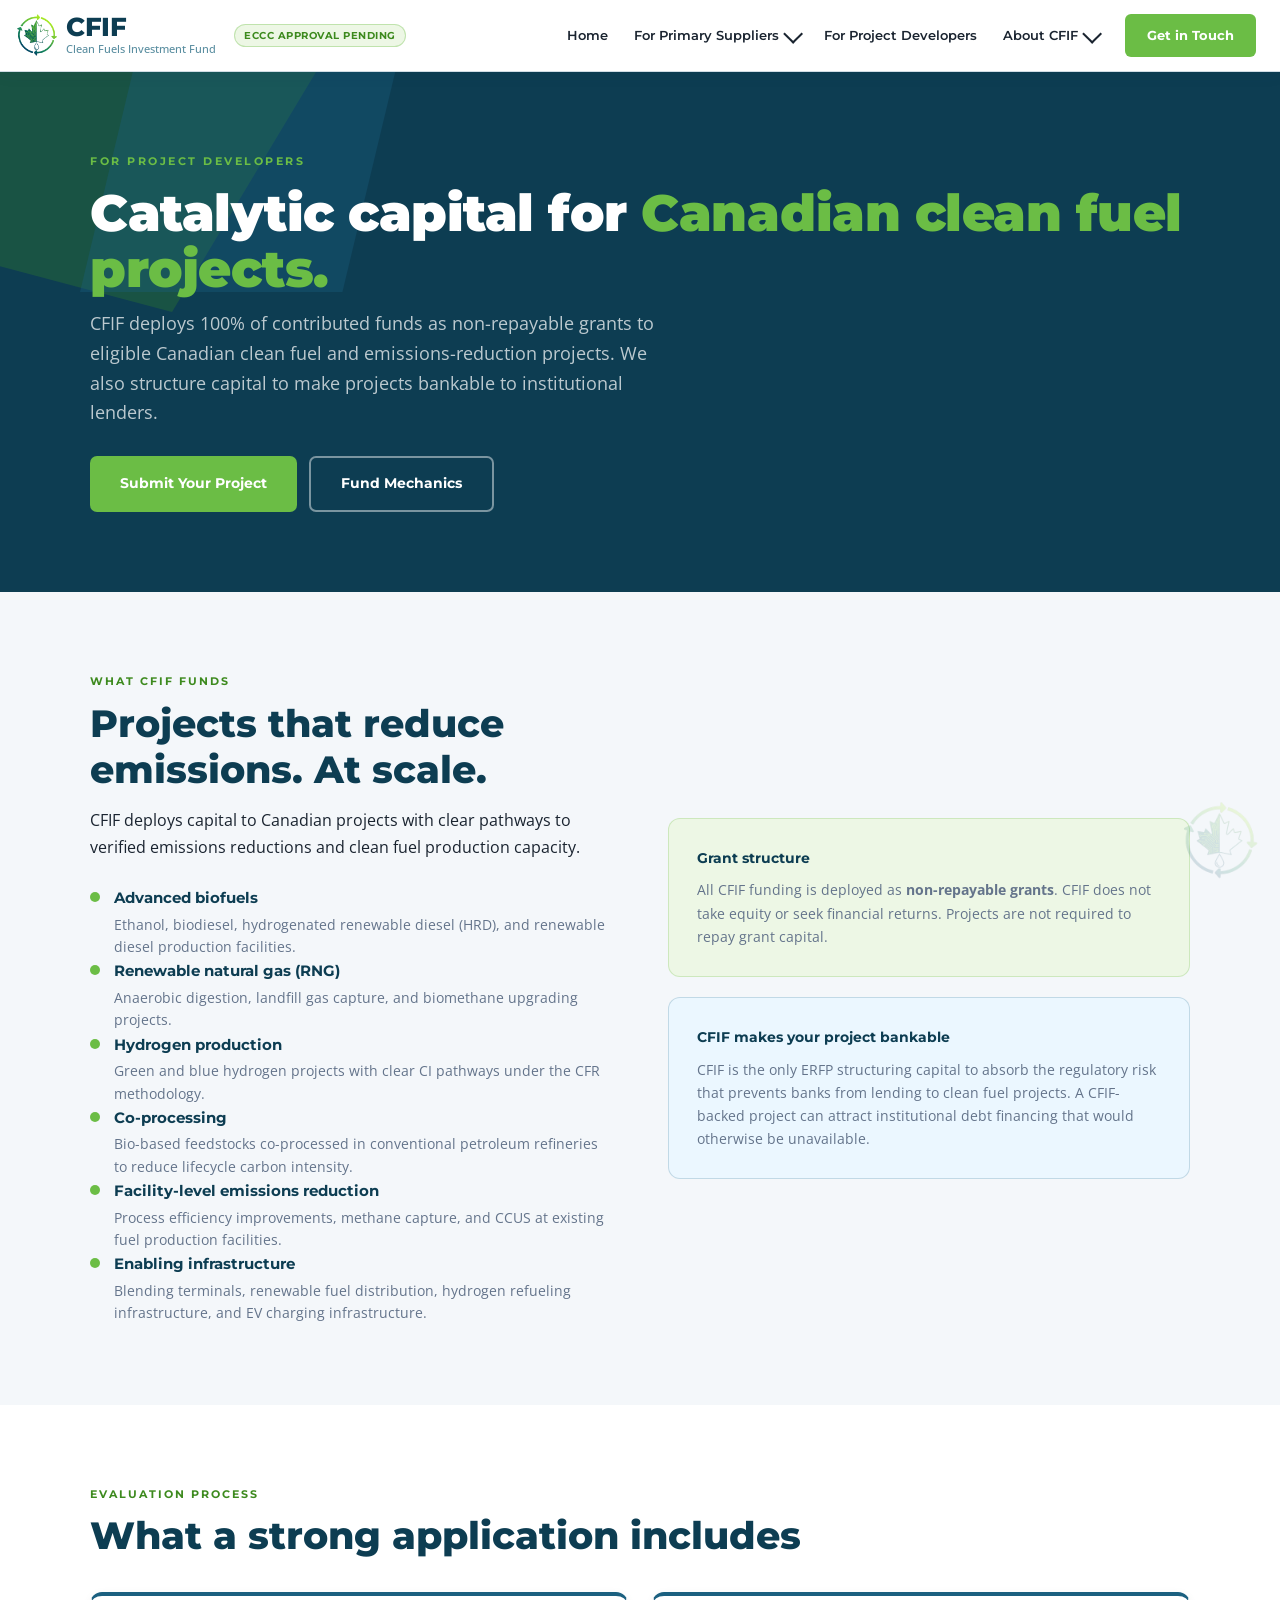
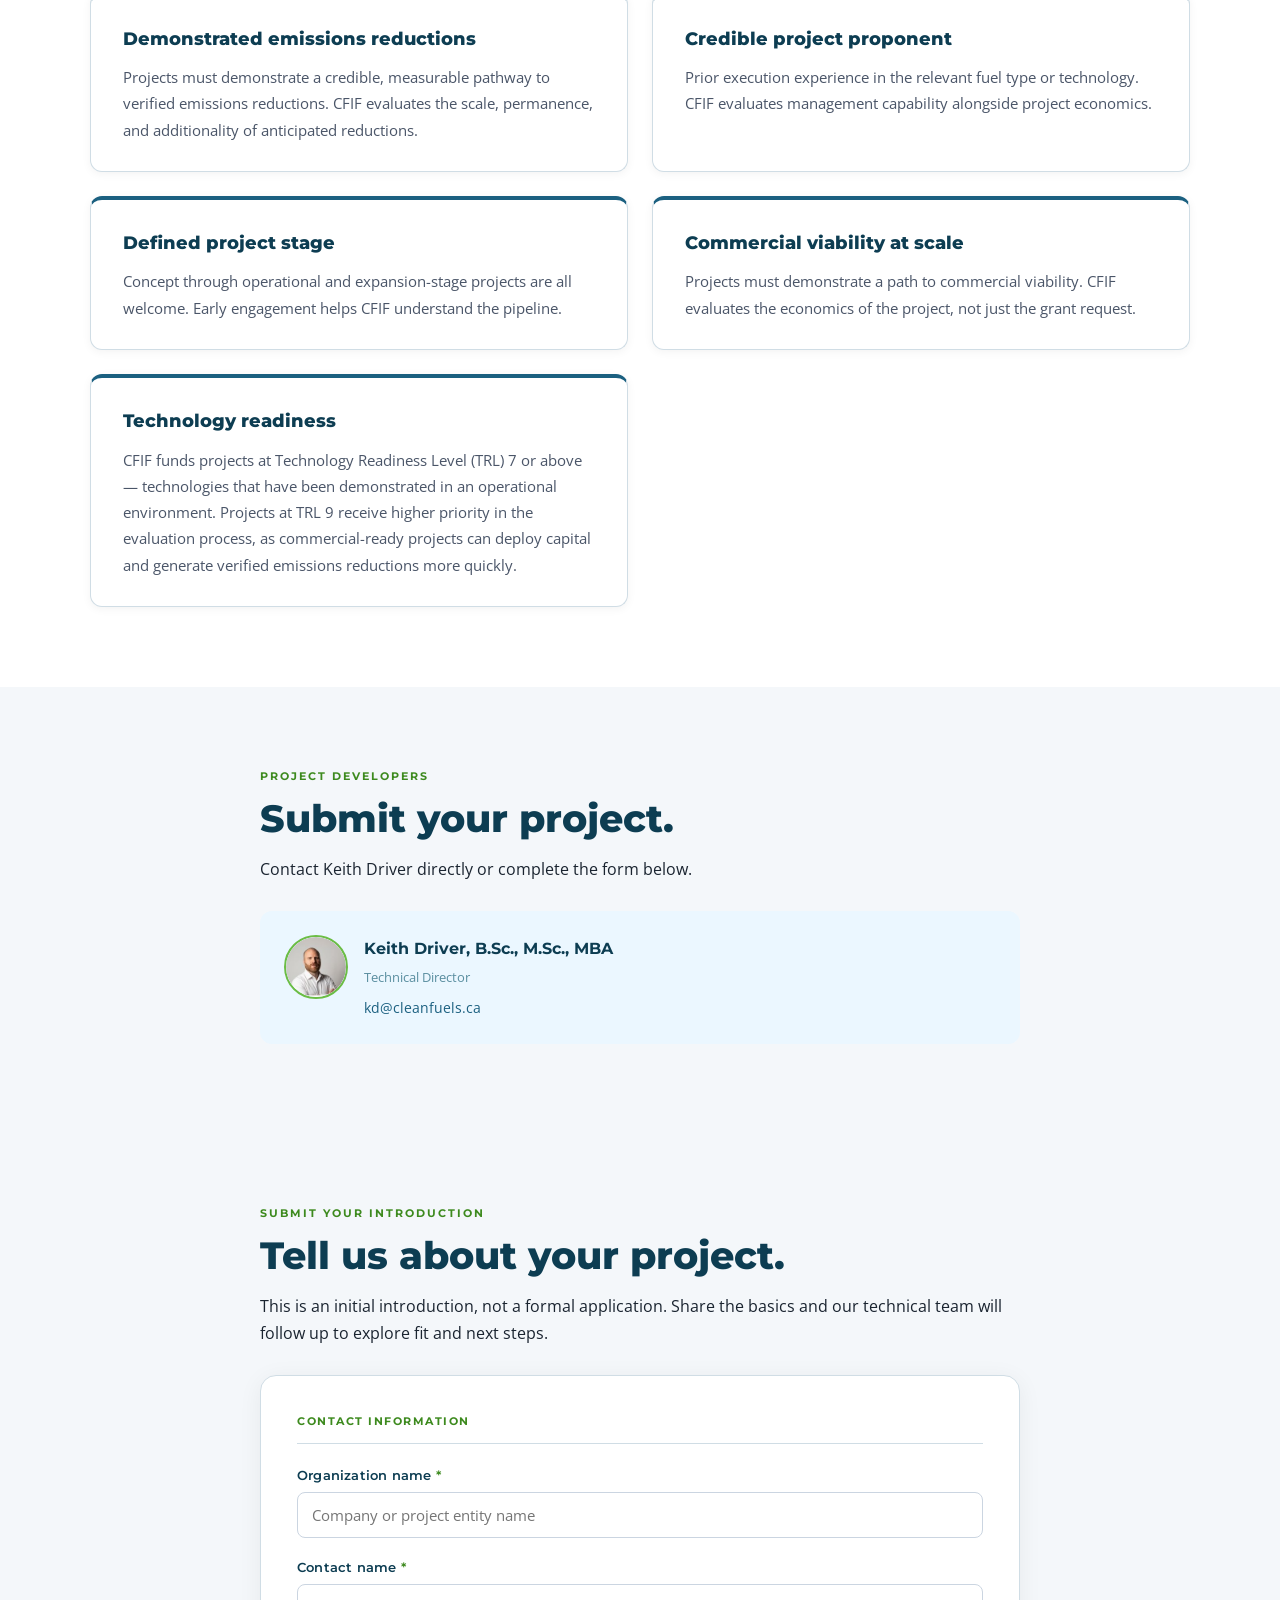
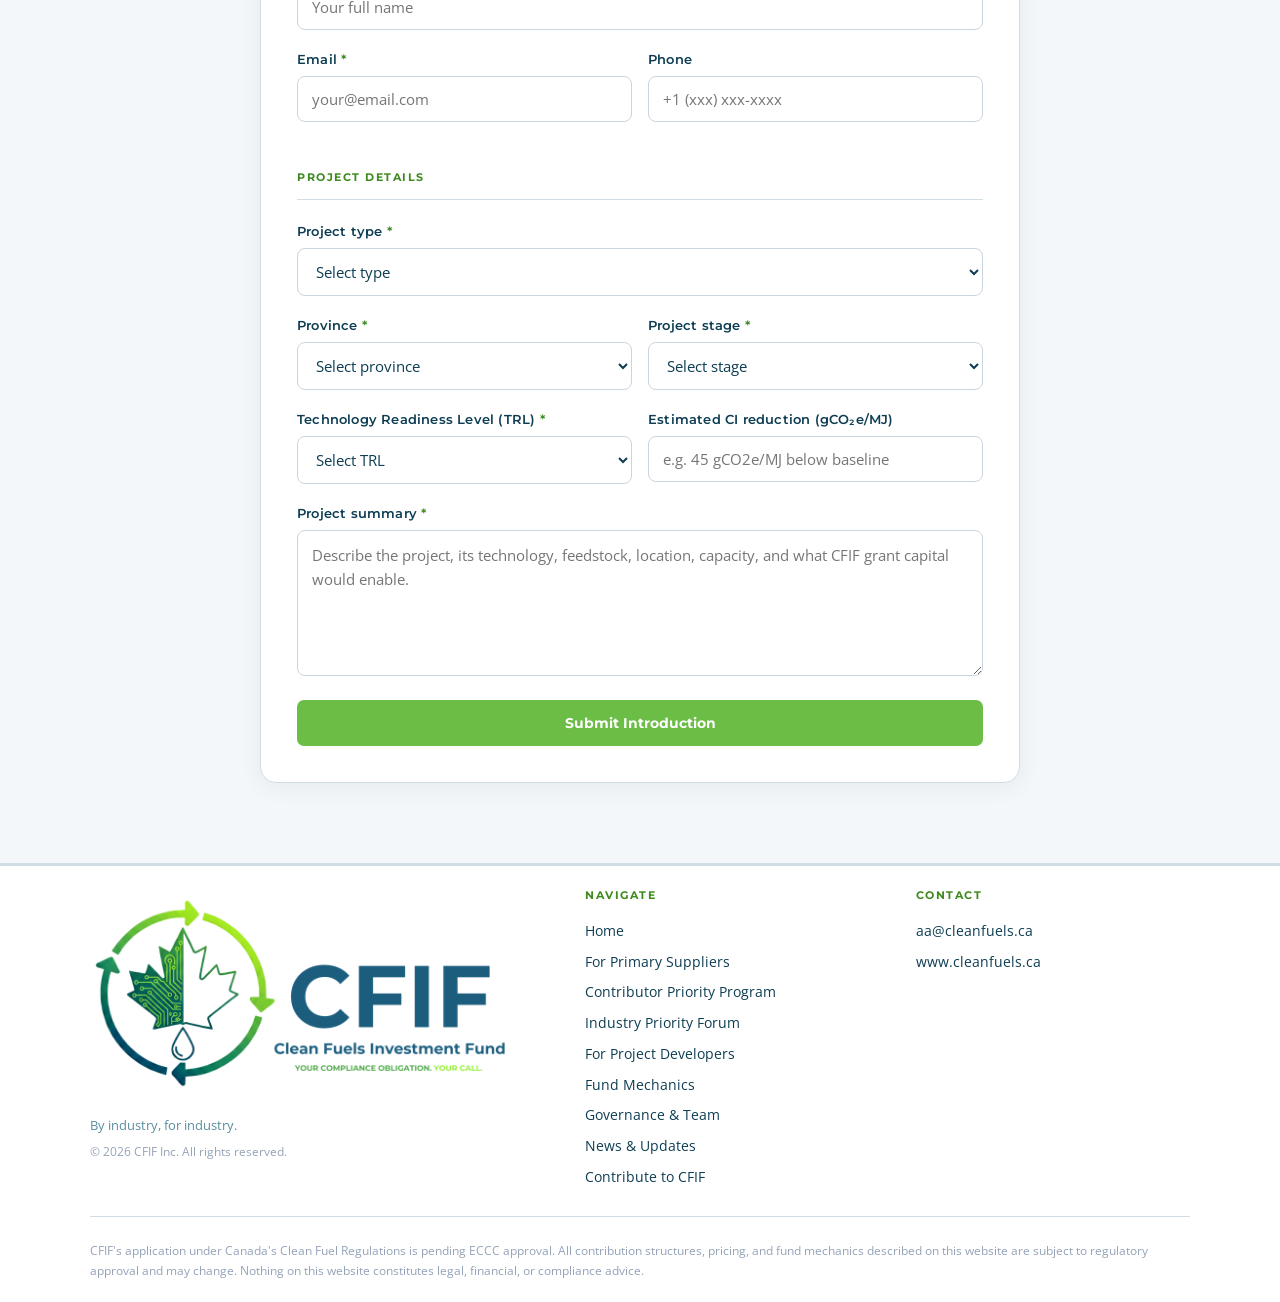
<file: apply.html>
<!DOCTYPE html>
<html lang="en">
<head>
<meta charset="UTF-8">
<meta name="viewport" content="width=device-width,initial-scale=1">
<title>For Project Developers | Apply for CFIF Funding</title>
<meta name="description" content="Apply for CFIF non-repayable grant funding for eligible Canadian clean fuel projects.">
<link rel="preconnect" href="https://fonts.googleapis.com">
<link href="https://fonts.googleapis.com/css2?family=Montserrat:wght@500;600;700;800;900&family=Open+Sans:wght@400;500;600&display=swap" rel="stylesheet">
<style>

/* ─── CSS VARIABLES ─────────────────────────────────────────── */
:root{
  --dt:#0D3D52; --tl:#1B6080; --mid:#2891C0;
  --lime:#6BBD45; --lime-d:#3D8A1E; --lime-xd:#2a6815;
  --lb:#EBF7FF; --lg:#EDF7E5; --muted:#5A8EA0;
  --text:#1a2430; --border:#d0dde5; --grey:#f4f7fa;
  --white:#fff;
  --shadow: 0 4px 24px rgba(13,61,82,.10);
  --shadow-lg: 0 12px 48px rgba(13,61,82,.16);
  --nav-h: 72px;
  --radius: 10px;
  --font-head: 'Montserrat', sans-serif;
  --font-body: 'Open Sans', sans-serif;
  --ease: cubic-bezier(.4,0,.2,1);
}

/* ─── RESET ─────────────────────────────────────────────────── */
*,*::before,*::after{box-sizing:border-box;margin:0;padding:0}
html{scroll-behavior:smooth}
body{font-family:var(--font-body);font-size:16px;line-height:1.7;color:var(--text);background:var(--white);overflow-x:hidden}
img{max-width:100%;display:block}
a{color:inherit;text-decoration:none}

/* ─── NAV ───────────────────────────────────────────────────── */
.nav{
  position:sticky;top:0;z-index:1000;
  background:rgba(255,255,255,.97);
  backdrop-filter:blur(12px);
  border-bottom:1px solid var(--border);
  height:var(--nav-h);
  padding:0 24px 0 16px;
  display:flex;align-items:center;gap:0;
  box-shadow:0 2px 16px rgba(13,61,82,.07);
  overflow:visible;
}
.nav-logo{display:flex;align-items:center;gap:8px;margin-right:auto;flex-shrink:0;padding-left:0}
.nav-logo-mark{height:56px;width:56px;flex-shrink:0;object-fit:contain;display:block}
.nav-logo-text{display:flex;flex-direction:column;line-height:1}
.nav-logo-name{font-family:'Montserrat',sans-serif;font-size:26px;font-weight:800;color:var(--dt);line-height:1;letter-spacing:-0.5px}
.nav-logo-sub{font-size:11px;color:var(--muted);line-height:1.3;margin-top:2px;font-weight:500}
.nav-logo img{height:42px;width:auto}
.nav-badge{
  font-family:var(--font-head);font-size:10px;font-weight:700;
  letter-spacing:.5px;text-transform:uppercase;
  background:var(--lg);color:var(--lime-d);
  border:1.5px solid rgba(107,189,69,.35);
  border-radius:12px;padding:2px 9px;white-space:nowrap;
  margin-left:10px;
}
.nav-links{display:flex;align-items:center;list-style:none;gap:2px;margin:0 16px}
.nav-links > li{position:relative}
.nav-links > li > a{
  font-family:var(--font-head);font-size:13px;font-weight:600;
  color:var(--text);padding:8px 12px;border-radius:6px;
  display:flex;align-items:center;gap:5px;
  transition:color .15s,background .15s;white-space:nowrap;
  cursor:pointer;
}
.nav-links > li > a:hover,.nav-links > li.active > a{color:var(--tl);background:var(--lb)}
.nav-links > li > a .arrow{
  width:14px;height:14px;border-right:2px solid currentColor;border-bottom:2px solid currentColor;
  display:inline-block;transform:rotate(45deg) translateY(-3px);
  transition:transform .2s var(--ease);flex-shrink:0;
}
.nav-links > li:hover > a .arrow{transform:rotate(-135deg) translateY(-1px)}
/* Dropdown */
.nav-dropdown{
  position:absolute;top:calc(100% + 8px);left:0;min-width:260px;
  background:var(--white);border:1px solid var(--border);
  border-top:3px solid var(--lime);border-radius:0 0 var(--radius) var(--radius);
  box-shadow:var(--shadow-lg);padding:8px 0;
  opacity:0;visibility:hidden;transform:translateY(-8px);
  transition:opacity .18s var(--ease),transform .18s var(--ease),visibility .18s;
}
.nav-links > li:hover .nav-dropdown{opacity:1;visibility:visible;transform:translateY(0)}
.nav-dropdown a{
  display:block;padding:10px 20px;font-size:14px;color:var(--text);
  transition:background .12s,color .12s;
}
.nav-dropdown a:hover{background:var(--lb);color:var(--tl)}
.nav-dropdown a .dd-sub{font-size:12px;color:var(--muted);display:block;margin-top:2px}
.nav-cta{
  font-family:var(--font-head);font-size:13px;font-weight:700;
  background:var(--lime);color:var(--white);border:none;cursor:pointer;
  padding:10px 22px;border-radius:6px;transition:background .15s,transform .1s;
  white-space:nowrap;flex-shrink:0;display:inline-block;
}
.nav-cta:hover{background:var(--lime-d);transform:translateY(-1px)}
.nav-cta-mobile{
  display:none;
  font-family:var(--font-head);font-size:12px;font-weight:700;
  background:var(--lime);color:var(--white);
  padding:8px 12px;border-radius:6px;white-space:nowrap;flex-shrink:0;
  margin-right:2px;
}
.nav-cta-mobile:hover{background:var(--lime-d)}
/* Hamburger */
.hamburger{display:none;flex-direction:column;gap:5px;cursor:pointer;padding:8px;border:none;background:none;margin-left:auto}
.hamburger span{display:block;width:24px;height:2px;background:var(--dt);border-radius:2px;transition:transform .25s var(--ease),opacity .2s}
.hamburger.open span:nth-child(1){transform:translateY(7px) rotate(45deg)}
.hamburger.open span:nth-child(2){opacity:0}
.hamburger.open span:nth-child(3){transform:translateY(-7px) rotate(-45deg)}
/* Mobile menu */
.mobile-menu{
  display:none;position:fixed;top:var(--nav-h);left:0;right:0;
  background:var(--white);border-top:3px solid var(--lime);
  box-shadow:var(--shadow-lg);max-height:calc(100vh - var(--nav-h));
  overflow-y:auto;z-index:999;
  transform:translateY(-8px);opacity:0;
  transition:transform .22s var(--ease),opacity .22s;pointer-events:none;
}
.mobile-menu.open{transform:translateY(0);opacity:1;pointer-events:all}
.mm-item{border-bottom:1px solid var(--border)}
.mm-link{
  display:flex;justify-content:space-between;align-items:center;
  padding:16px 24px;font-family:var(--font-head);font-size:15px;font-weight:600;
  color:var(--dt);cursor:pointer;
}
.mm-link .mm-arrow{
  width:10px;height:10px;border-right:2px solid var(--muted);border-bottom:2px solid var(--muted);
  transform:rotate(45deg);transition:transform .2s var(--ease);
}
.mm-link.open .mm-arrow{transform:rotate(-135deg)}
.mm-sub{display:none;background:var(--lb)}
.mm-sub.open{display:block}
.mm-sub a{display:block;padding:13px 24px 13px 36px;font-size:14px;color:var(--tl);border-bottom:1px solid rgba(107,189,69,.15)}
.mm-direct{display:block;padding:16px 24px;font-family:var(--font-head);font-size:15px;font-weight:600;color:var(--dt)}
.mm-cta-wrap{padding:20px 24px}
.mm-cta{display:block;text-align:center;background:var(--lime);color:var(--white);font-family:var(--font-head);font-weight:700;font-size:15px;padding:14px;border-radius:8px}

/* ─── HERO ──────────────────────────────────────────────────── */
.hero{
  background:var(--dt);min-height:580px;
  display:flex;align-items:center;
  position:relative;overflow:hidden;padding:88px 40px 80px;
}
.hero-bg-img{
  position:absolute;inset:0;background:var(--dt);z-index:0;
}
/* Three-shade swoosh overlay - top left corner, matching LinkedIn carousel */
.hero::before{
  content:'';position:absolute;top:-40px;left:-60px;
  width:480px;height:340px;
  background:#3a8c22;
  clip-path:polygon(0 0,100% 0,58% 100%,0 78%);
  opacity:.30;z-index:0;
}
.hero::after{
  content:'';position:absolute;top:-20px;left:80px;
  width:360px;height:280px;
  background:var(--tl);
  clip-path:polygon(18% 0,100% 0,82% 100%,0 100%);
  opacity:.38;z-index:0;
}
/* Circuit dot texture - right half */
.hero-circuit{
  position:absolute;top:0;right:0;width:55%;height:100%;
  background-image:
    radial-gradient(circle,rgba(107,189,69,.22) 1px,transparent 1px),
    radial-gradient(circle,rgba(40,145,192,.15) 1px,transparent 1px);
  background-size:28px 28px,48px 48px;
  background-position:0 0,14px 14px;
  z-index:0;
  mask-image:linear-gradient(90deg,transparent,rgba(255,255,255,.5) 25%,rgba(255,255,255,.85));
}

.hero-inner{max-width:1100px;margin:0 auto;position:relative;z-index:1;width:100%}
.hero-eyebrow{
  font-family:var(--font-head);font-size:11px;font-weight:700;
  letter-spacing:2.5px;text-transform:uppercase;
  color:var(--lime);margin-bottom:16px;
}
.hero h1{
  font-family:var(--font-head);font-size:clamp(34px,4.5vw,58px);font-weight:900;
  color:var(--white);line-height:1.1;margin-bottom:14px;
  letter-spacing:-1px;
}
.hero h1 .accent{color:var(--lime)}
.hero-sub{
  font-size:clamp(15px,1.6vw,19px);color:rgba(255,255,255,.72);
  max-width:600px;margin-bottom:10px;line-height:1.65;font-weight:500;
}
.hero-tagline{
  font-family:var(--font-head);font-size:13px;font-weight:700;
  color:var(--lime);letter-spacing:.3px;margin-bottom:36px;
}
.btn-group{display:flex;gap:12px;flex-wrap:wrap}
.btn{
  font-family:var(--font-head);font-size:14px;font-weight:700;
  padding:14px 30px;border-radius:7px;cursor:pointer;
  transition:transform .15s,box-shadow .15s,background .15s;
  display:inline-flex;align-items:center;gap:8px;border:none;
}
.btn:hover{transform:translateY(-2px);box-shadow:0 8px 24px rgba(0,0,0,.2)}
.btn-primary{background:var(--lime);color:var(--white)}
.btn-primary:hover{background:var(--lime-d)}
.btn-outline{background:transparent;color:var(--white);border:2px solid rgba(255,255,255,.45)}
.btn-outline:hover{border-color:var(--white);background:rgba(255,255,255,.09)}
.btn-outline-teal{background:transparent;color:var(--tl);border:2px solid var(--tl)}
.btn-outline-teal:hover{background:var(--lb)}

/* ─── PILLS STRIP ───────────────────────────────────────────── */
.pills-strip{
  background:var(--white);border-bottom:1px solid var(--border);
  padding:16px 40px;display:flex;justify-content:center;
  gap:10px;flex-wrap:wrap;
}
.pill{
  font-family:var(--font-head);font-size:11px;font-weight:700;
  background:var(--lg);color:var(--lime-d);
  border:1.5px solid rgba(107,189,69,.35);
  border-radius:20px;padding:5px 14px;
  letter-spacing:.3px;white-space:nowrap;
}

/* ─── PRICE STRIP ───────────────────────────────────────────── */
.price-strip-wrap{background:var(--grey);padding:48px 40px}
.price-strip-inner{max-width:1100px;margin:0 auto;text-align:center}
.price-strip-label{
  font-family:var(--font-head);font-size:11px;font-weight:700;
  letter-spacing:2px;text-transform:uppercase;color:var(--lime-d);margin-bottom:20px;
}
.price-cards{
  display:flex;align-items:stretch;justify-content:center;
  max-width:640px;margin:0 auto;border-radius:12px;
  overflow:hidden;box-shadow:var(--shadow-lg);
}
.price-cfif{
  flex:1;background:var(--dt);padding:32px 36px;text-align:center;
}
.price-cfif .num{
  font-family:var(--font-head);font-size:42px;font-weight:900;
  color:var(--white);line-height:1;
}
.price-cfif .num sup{font-size:24px;vertical-align:top;margin-top:8px;display:inline-block}
.price-cfif .lbl{font-size:13px;color:rgba(255,255,255,.6);margin-top:6px}
.price-vs{
  background:var(--border);display:flex;align-items:center;
  justify-content:center;padding:0 16px;
  font-family:var(--font-head);font-size:13px;font-weight:700;color:var(--muted);
}
.price-mkt{
  flex:1;background:#f1f5f9;padding:32px 36px;text-align:center;
}
.price-mkt .num{
  font-family:var(--font-head);font-size:28px;font-weight:800;
  color:#64748b;line-height:1;padding-top:8px;
}
.price-mkt .lbl{font-size:13px;color:#94a3b8;margin-top:6px}
.price-note{
  font-size:14px;color:var(--muted);max-width:600px;margin:20px auto 0;line-height:1.7;
}

/* ─── SECTIONS ──────────────────────────────────────────────── */
.section{padding:80px 40px}
.section-inner{max-width:1100px;margin:0 auto}
.section-bg-grey{background:var(--grey)}
.section-bg-lb{background:var(--lb)}
.section-bg-dt{background:var(--dt)}
.section-bg-tl{background:var(--tl)}
.section-label{
  font-family:var(--font-head);font-size:11px;font-weight:700;
  letter-spacing:2px;text-transform:uppercase;color:var(--lime-d);
  margin-bottom:10px;
}
h2.section-title{
  font-family:var(--font-head);font-size:clamp(26px,3vw,40px);font-weight:800;
  color:var(--dt);margin-bottom:14px;line-height:1.2;
}
h2.section-title .accent{color:var(--tl)}
.section-sub{
  font-size:17px;color:var(--muted);max-width:640px;line-height:1.7;
  margin-bottom:40px;
}
.two-col{display:grid;grid-template-columns:1fr 1fr;gap:56px;align-items:center}
.two-col.flip{direction:rtl}
.two-col.flip > *{direction:ltr}

/* ─── DARK FEATURE CARD (CPP/IPF) ──────────────────────────── */
.feature-card{
  border-radius:16px;overflow:hidden;
  position:relative;
  box-shadow:var(--shadow-lg);
}
.feature-card-head{
  height:110px;position:relative;overflow:hidden;
}
.feature-card-head::before{
  content:'';position:absolute;top:-20px;left:-20px;
  width:60%;height:160px;
  background:var(--lime);
  clip-path:polygon(0 0,100% 0,55% 100%,0 80%);
  opacity:.8;
}
.feature-card-head::after{
  content:'';position:absolute;top:-10px;left:28%;
  width:72%;height:140px;
  background:rgba(13,61,82,.7);
  clip-path:polygon(18% 0,100% 0,88% 100%,0 100%);
}
.feature-card.teal .feature-card-head::after{background:rgba(27,96,128,.6)}
.feature-card-body{padding:32px;position:relative;z-index:1}
.feature-card.dark .feature-card-body{background:var(--dt)}
.feature-card.teal .feature-card-body{background:var(--tl)}
.fc-abbr{
  font-family:var(--font-head);font-size:56px;font-weight:900;
  color:var(--lime);line-height:1;margin-bottom:4px;
}
.fc-name{
  font-family:var(--font-head);font-size:18px;font-weight:700;
  color:var(--white);margin-bottom:14px;
}
.fc-divider{width:56px;height:3px;background:var(--lime);margin:12px 0 16px}
.fc-desc{font-size:14px;color:rgba(255,255,255,.72);line-height:1.65;margin-bottom:16px}
.fc-url{font-family:var(--font-head);font-size:13px;font-weight:700;color:var(--lime)}
.fc-watermark{
  position:absolute;bottom:20px;right:20px;
  width:64px;opacity:.12;
}
.feature-label{
  font-family:var(--font-head);font-size:11px;font-weight:700;
  letter-spacing:2px;text-transform:uppercase;color:var(--lime-d);
  margin-bottom:8px;
}
.feature-h2{
  font-family:var(--font-head);font-size:clamp(24px,2.8vw,36px);font-weight:800;
  color:var(--dt);line-height:1.2;margin-bottom:14px;
}
.feature-h2 span{color:var(--tl)}
.feature-intro{font-size:16px;color:#64748b;line-height:1.7;max-width:480px;margin-bottom:24px}
.how-pill{
  display:inline-block;background:var(--tl);color:var(--white);
  font-family:var(--font-head);font-size:11px;font-weight:700;
  letter-spacing:1.5px;text-transform:uppercase;
  padding:6px 16px;border-radius:20px;margin-bottom:24px;
}
.feature-items{display:flex;flex-direction:column;gap:18px}
.fi{display:flex;gap:14px;align-items:flex-start}
.fi-dot{
  width:10px;height:10px;min-width:10px;background:var(--lime);
  border-radius:50%;margin-top:7px;
}
.fi h4{font-family:var(--font-head);font-size:15px;font-weight:700;color:var(--dt);margin-bottom:3px}
.fi p{font-size:14px;color:#64748b;line-height:1.6}

/* ─── 5-STEP ────────────────────────────────────────────────── */
.steps{
  display:grid;grid-template-columns:repeat(5,1fr);gap:0;
  margin-top:48px;position:relative;
}
.step{
  display:flex;flex-direction:column;align-items:center;
  text-align:center;padding:0 12px;position:relative;
}
.step-connector{
  position:absolute;top:35px;left:50%;right:-50%;
  height:2px;
  background:linear-gradient(90deg,var(--tl) 0%,var(--lime) 100%);
  z-index:0;
}
.step:last-child .step-connector{display:none}
.step-circle{
  width:72px;height:72px;border-radius:50%;
  display:flex;align-items:center;justify-content:center;
  font-family:var(--font-head);font-size:26px;font-weight:900;
  color:var(--white);margin-bottom:16px;position:relative;z-index:1;
  box-shadow:0 4px 16px rgba(13,61,82,.2);
}
.step-num-label{
  font-family:var(--font-head);font-size:10px;font-weight:700;
  color:var(--lime-d);text-transform:uppercase;letter-spacing:1px;margin-bottom:5px;
}
.step-name{font-family:var(--font-head);font-size:14px;font-weight:700;color:var(--dt);margin-bottom:6px}
.step-desc{font-size:12px;color:var(--muted);line-height:1.5}

/* ─── BANKABILITY ───────────────────────────────────────────── */
.bank-cards{display:grid;grid-template-columns:1fr 1fr;gap:20px;margin-top:36px}
.bank-card{border-radius:var(--radius);padding:24px}
.bank-card.bad{background:#fef2f2;border:1px solid #fca5a5}
.bank-card.good{background:var(--lg);border:1px solid rgba(107,189,69,.3)}
.bank-card h4{
  font-family:var(--font-head);font-size:15px;font-weight:700;margin-bottom:14px;
}
.bank-card.bad h4{color:#dc2626}
.bank-card.good h4{color:var(--lime-d)}
.bank-card ul{list-style:none;padding:0}
.bank-card li{
  font-size:14px;color:#64748b;padding:4px 0 4px 18px;
  position:relative;
}
.bank-card li::before{content:'•';position:absolute;left:0;color:var(--muted)}
.bank-card.good li::before{color:var(--lime)}

/* ─── STATS ─────────────────────────────────────────────────── */
.stats-grid{
  display:grid;grid-template-columns:repeat(3,1fr);
  gap:1px;background:rgba(255,255,255,.12);
  border-radius:12px;overflow:hidden;margin-top:0;
}
.stat{
  background:rgba(255,255,255,.06);padding:40px 24px;text-align:center;
}
.stat-num{
  font-family:var(--font-head);font-size:40px;font-weight:900;
  color:var(--white);line-height:1;margin-bottom:8px;
}
.stat-lbl{font-size:14px;color:rgba(255,255,255,.6);line-height:1.5}

/* ─── TEAM ──────────────────────────────────────────────────── */
.team-grid{display:grid;grid-template-columns:repeat(3,1fr);gap:36px;margin-top:44px}
.team-card{text-align:center}
.team-photo{
  width:90px;height:90px;border-radius:50%;
  border:3px solid var(--lime);
  background:var(--lb);margin:0 auto 14px;
  display:flex;align-items:center;justify-content:center;
  font-family:var(--font-head);font-size:22px;font-weight:800;color:var(--dt);
  overflow:hidden;
}
.team-photo img{width:100%;height:100%;object-fit:cover}
.team-name{font-family:var(--font-head);font-size:17px;font-weight:700;color:var(--dt);margin-bottom:3px}
.team-role{font-size:13px;color:var(--muted);margin-bottom:6px;line-height:1.4}
.team-email{font-size:13px;color:var(--tl);transition:color .15s}
.team-email:hover{color:var(--lime-d)}

/* ─── AUDIENCES ─────────────────────────────────────────────── */
.aud-grid{display:grid;grid-template-columns:repeat(3,1fr);gap:20px;margin-top:40px}
.aud-card{border-radius:var(--radius);overflow:hidden;display:flex;flex-direction:column;box-shadow:var(--shadow)}
.aud-head{padding:24px 24px 20px}
.aud-head h3{
  font-family:var(--font-head);font-size:13px;font-weight:800;
  color:var(--lime);text-transform:uppercase;letter-spacing:.5px;margin-bottom:8px;
}
.aud-bar{width:40px;height:2px;background:var(--lime)}
.aud-body{padding:16px 24px 24px;flex:1;display:flex;flex-direction:column}
.aud-body p{font-size:14px;line-height:1.7;flex:1;margin-bottom:18px}
.aud-cta{
  display:inline-block;background:var(--lime);color:var(--white);
  font-family:var(--font-head);font-size:13px;font-weight:700;
  padding:10px 20px;border-radius:6px;align-self:flex-start;
  transition:background .15s;
}
.aud-cta:hover{background:var(--lime-d)}
.aud-1 .aud-head,.aud-1 .aud-body{background:var(--dt)}
.aud-1 p{color:rgba(255,255,255,.78)}
.aud-2 .aud-head,.aud-2 .aud-body{background:var(--tl)}
.aud-2 p{color:rgba(255,255,255,.78)}
.aud-3 .aud-head,.aud-3 .aud-body{background:#1a5a4e}
.aud-3 p{color:rgba(255,255,255,.78)}

/* ─── FAQ ───────────────────────────────────────────────────── */
.faq-list{display:flex;flex-direction:column;gap:10px;margin-top:36px}
.faq-item{border:1px solid var(--border);border-radius:var(--radius);overflow:hidden;transition:box-shadow .2s}
.faq-item:hover{box-shadow:var(--shadow)}
.faq-q{
  padding:18px 22px;font-family:var(--font-head);font-size:15px;font-weight:700;
  color:var(--dt);cursor:pointer;
  display:flex;justify-content:space-between;align-items:center;gap:12px;
  user-select:none;
}
.faq-icon{
  width:22px;height:22px;min-width:22px;border-radius:50%;
  background:var(--lg);display:flex;align-items:center;justify-content:center;
  font-size:16px;color:var(--lime);transition:transform .2s var(--ease),background .2s;
  font-weight:400;
}
.faq-item.open .faq-icon{transform:rotate(45deg);background:var(--lime);color:var(--white)}
.faq-a{
  max-height:0;overflow:hidden;
  font-size:15px;color:#64748b;line-height:1.7;
  transition:max-height .3s var(--ease);
}
.faq-a-inner{padding:0 22px 18px}

/* ─── FINAL CTA ─────────────────────────────────────────────── */
.final-cta{
  background:var(--dt);padding:88px 40px;text-align:center;
  position:relative;overflow:hidden;
}
.final-cta::before{
  content:'';position:absolute;bottom:-80px;right:-80px;
  width:400px;height:400px;border-radius:50%;
  border:60px solid rgba(107,189,69,.06);
}
.final-cta::after{
  content:'';position:absolute;top:-60px;left:-60px;
  width:300px;height:300px;border-radius:50%;
  border:50px solid rgba(40,145,192,.08);
}
.final-cta-inner{position:relative;z-index:1;max-width:680px;margin:0 auto}
.final-cta h2{
  font-family:var(--font-head);font-size:clamp(26px,3vw,40px);font-weight:800;
  color:var(--white);margin-bottom:14px;
}
.final-cta p{font-size:16px;color:rgba(255,255,255,.68);line-height:1.7;margin-bottom:32px}
.contact-line{
  display:flex;align-items:center;justify-content:center;gap:16px;
  margin-bottom:28px;flex-wrap:wrap;
}
.contact-avatar{
  width:54px;height:54px;min-width:54px;border-radius:50%;
  border:2px solid var(--lime);background:var(--tl);
  display:flex;align-items:center;justify-content:center;
  font-family:var(--font-head);font-size:16px;font-weight:800;color:var(--white);
  overflow:hidden;
}
.contact-avatar img{width:100%;height:100%;object-fit:cover}
.contact-info{text-align:left}
.contact-info strong{display:block;color:var(--white);font-size:15px;margin-bottom:4px}
.contact-info a{color:var(--lime);font-size:14px;transition:opacity .15s}
.contact-info a:hover{opacity:.8}
.quote{font-size:16px;font-style:italic;color:rgba(255,255,255,.5);margin-bottom:32px}


/* ─── FOOTER (redesigned) ──────────────────────────────────── */
footer{background:var(--white);border-top:3px solid var(--border);padding:20px 40px 20px}
.footer-main{max-width:1100px;margin:0 auto;display:grid;grid-template-columns:1.6fr 1fr 1fr;gap:56px;margin-bottom:20px;align-items:start}
.footer-brand img{height:220px;width:auto;max-width:100%;display:block;margin-bottom:8px;object-fit:contain}
.footer-tagline{font-size:13px;color:var(--muted);margin-bottom:4px}
.footer-copy{font-size:12px;color:#94a3b8;margin-top:6px}
.footer-nav-col h4,.footer-contact-col h4{font-family:var(--font-head);font-size:11px;font-weight:700;letter-spacing:1.5px;text-transform:uppercase;color:var(--lime-d);margin-bottom:14px}
.footer-nav-col a,.footer-contact-col a{display:block;font-size:14px;color:var(--dt);margin-bottom:7px;text-decoration:none;transition:color .15s}
.footer-nav-col a:hover,.footer-contact-col a:hover{color:var(--lime-d)}
.footer-contact-col p{font-size:14px;color:var(--dt);margin-bottom:5px}
.footer-bottom{max-width:1100px;margin:0 auto;padding-top:24px;border-top:1px solid var(--border);font-size:12px;color:#94a3b8;line-height:1.7}
@media(max-width:768px){.footer-main{grid-template-columns:1fr;gap:32px}}

/* ─── DIVIDER LOGO ACCENT ───────────────────────────────────── */
.logo-divider{display:flex;justify-content:center;padding:24px 0}
.logo-divider img{width:36px;opacity:.18;filter:hue-rotate(0deg)}

/* ─── SCROLL ANIMATIONS ─────────────────────────────────────── */
.reveal{opacity:0;transform:translateY(24px);transition:opacity .55s var(--ease),transform .55s var(--ease)}
.reveal.visible{opacity:1;transform:translateY(0)}
.reveal-delay-1{transition-delay:.1s}
.reveal-delay-2{transition-delay:.2s}
.reveal-delay-3{transition-delay:.3s}

/* ─── RESPONSIVE ────────────────────────────────────────────── */
@media(max-width:960px){
  .two-col,.two-col.flip{grid-template-columns:1fr;gap:36px}
  .two-col.flip{direction:ltr}
  .team-grid{grid-template-columns:repeat(3,1fr);gap:20px}
  .aud-grid{grid-template-columns:1fr}
  .steps{grid-template-columns:1fr 1fr;gap:24px}
  .step-connector{display:none}
  .bank-cards{grid-template-columns:1fr}
  .footer-grid{grid-template-columns:1fr 1fr;gap:32px}
}
@media(max-width:768px){
  .nav-links,.nav-badge{display:none}
  .nav-cta{display:none}
  .nav-cta-mobile{display:inline-block !important}
  .hamburger{display:flex}
  .mobile-menu{display:block}
  .nav{padding:0 10px 0 10px;height:60px}
  .nav-logo-mark{height:44px;width:44px}
  .nav-logo-sub{display:none}
  .nav-logo-name{font-size:20px}
  .hero{padding:60px 24px}
  .section{padding:56px 24px}
  .pills-strip{padding:14px 20px;gap:8px}
  .pill{font-size:10px;padding:4px 10px}
  .price-cards{flex-direction:column;max-width:320px}
  .price-vs{padding:10px 0;font-size:12px}
  .stats-grid{grid-template-columns:1fr}
  .stat{padding:28px 20px}
  .team-grid{grid-template-columns:1fr;max-width:280px;margin:36px auto 0}
  .footer-grid{grid-template-columns:1fr}
  .steps{grid-template-columns:1fr}
}
@media(max-width:480px){
  .hero h1{font-size:32px}
  .btn{padding:12px 22px;font-size:13px}
  .btn-group{flex-direction:column}
  .btn{width:100%;justify-content:center}
}


/* Page-specific hero */
.page-hero{background:var(--dt);padding:80px 40px;position:relative;overflow:hidden;min-height:360px;display:flex;align-items:center}
.page-hero::before{content:'';position:absolute;top:-40px;left:-60px;width:400px;height:280px;background:#3a8c22;clip-path:polygon(0 0,100% 0,58% 100%,0 78%);opacity:.28;z-index:0}
.page-hero::after{content:'';position:absolute;top:-20px;left:80px;width:320px;height:240px;background:var(--tl);clip-path:polygon(18% 0,100% 0,82% 100%,0 100%);opacity:.35;z-index:0}
.page-hero-inner{max-width:1100px;margin:0 auto;position:relative;z-index:1;width:100%}
.page-eyebrow{font-family:var(--font-head);font-size:11px;font-weight:700;letter-spacing:2.5px;text-transform:uppercase;color:var(--lime);margin-bottom:14px}
.page-hero h1{font-family:var(--font-head);font-size:clamp(32px,4vw,52px);font-weight:900;color:var(--white);line-height:1.1;margin-bottom:12px;letter-spacing:-0.5px}
.page-hero h1 span{color:var(--lime)}
.page-hero-sub{font-size:clamp(15px,1.6vw,18px);color:rgba(255,255,255,.72);max-width:580px;line-height:1.65;margin-bottom:28px}



.footer-brand-banner{display:flex;align-items:center;gap:20px;padding:32px 40px 24px;border-bottom:1px solid var(--border);margin-bottom:8px}
.footer-logo-large{height:120px;width:auto;object-fit:contain;max-width:360px}
.footer-brand-text{display:flex;flex-direction:column;gap:4px}
.footer-brand-name{font-family:var(--font-head);font-size:28px;font-weight:900;color:var(--dt);letter-spacing:1px}
.footer-brand-tagline{font-family:var(--font-head);font-size:13px;font-weight:700;color:var(--lime-d);letter-spacing:.3px}
.cta-contacts{display:flex;flex-direction:column;gap:20px;margin:32px auto;max-width:480px;text-align:left}

.cta-contacts{margin:28px auto;max-width:500px}
.cta-contact-row{
  display:grid;grid-template-columns:56px 1fr;
  align-items:center;gap:16px;
  padding:14px 0;border-bottom:1px solid rgba(255,255,255,.1);
}
.cta-contact-row:last-child{border-bottom:none}
.cta-av{
  width:50px;height:50px;border-radius:50%;
  border:2.5px solid var(--lime);
  background:rgba(255,255,255,.1);
  display:flex;align-items:center;justify-content:center;
  font-family:var(--font-head);font-size:15px;font-weight:800;
  color:var(--white);flex-shrink:0;
}
.cta-info strong{display:block;color:var(--white);font-size:14px;margin-bottom:4px}
.cta-info a{color:var(--lime);font-size:13px;text-decoration:none}
.cta-info a:hover{text-decoration:underline}
.cta-info .sep{color:rgba(255,255,255,.35);margin:0 6px}

/* ─── CTA SECTION (sub-pages, matches final-cta style) ──────── */
.cta-section{background:var(--dt);padding:88px 40px;text-align:center;position:relative;overflow:hidden}
.cta-section::before{content:"";position:absolute;top:-120px;right:-120px;width:400px;height:400px;border-radius:50%;border:80px solid rgba(40,145,192,.08);pointer-events:none}
.cta-section::after{content:"";position:absolute;bottom:-80px;left:-80px;width:300px;height:300px;border-radius:50%;border:50px solid rgba(40,145,192,.08);pointer-events:none}
.cta-inner{position:relative;z-index:1;max-width:680px;margin:0 auto}
.cta-inner h2{font-family:var(--font-head);font-size:clamp(26px,3vw,40px);font-weight:800;color:var(--white);margin-bottom:14px}
.cta-inner p{font-size:16px;color:rgba(255,255,255,.7);line-height:1.7;margin-bottom:32px}
.cta-contacts{display:flex;flex-direction:column;gap:0;margin:0 auto 32px;max-width:520px}
.cta-contact-row{display:grid;grid-template-columns:56px 1fr;align-items:center;gap:16px;padding:14px 0;border-bottom:1px solid rgba(255,255,255,.1);text-align:left}
.cta-contact-row:last-child{border-bottom:none}
.cta-av{width:50px;height:50px;border-radius:50%;border:2px solid var(--lime);background:rgba(255,255,255,.1);display:flex;align-items:center;justify-content:center;font-family:var(--font-head);font-size:15px;font-weight:800;color:var(--white);overflow:hidden;padding:0}
.cta-info strong{display:block;color:var(--white);font-size:14px;margin-bottom:4px}
.cta-info a{color:var(--lime);font-size:13px;text-decoration:none}
.cta-info .sep{color:rgba(255,255,255,.3);margin:0 6px}

/* ─── CORNER WATERMARK ──────────────────────────────────────── */
.page-watermark{position:fixed;bottom:20px;right:20px;z-index:900;opacity:.15;pointer-events:none}
.page-watermark img{width:80px;height:80px;object-fit:contain}
@media(max-width:600px){.page-watermark img{width:56px;height:56px}}

/* ─── APPLICATION CARDS ──────────────────────────────────────── */
.card{background:var(--white);border-radius:12px;padding:28px 32px;border:1px solid var(--border);box-shadow:0 2px 10px rgba(0,0,0,.05)}
.card.teal-top{border-top:4px solid var(--tl)}
.card.lime-top{border-top:4px solid var(--lime)}
.card h3{font-family:var(--font-head);font-size:18px;font-weight:800;color:var(--dt);text-transform:none;letter-spacing:0;margin-bottom:10px}
.card p{font-size:15px;color:#4a5568;line-height:1.75;margin-bottom:0}
.cards-2{display:grid;grid-template-columns:repeat(2,1fr);gap:24px;margin-top:32px}
@media(max-width:640px){.cards-2{grid-template-columns:1fr}}

/* ─── PROJECT APPLICATION FORM ───────────────────────────────── */
.apply-form-card{background:var(--white);border-radius:16px;padding:36px;border:1px solid var(--border);box-shadow:0 4px 24px rgba(0,0,0,.06);margin-top:28px}
.apply-section-head{font-family:var(--font-head);font-size:11px;font-weight:700;letter-spacing:1.5px;text-transform:uppercase;color:var(--lime-d);padding-bottom:12px;border-bottom:1px solid var(--border);margin:28px 0 20px}
.apply-section-head:first-child{margin-top:0}
.apply-field{margin-bottom:18px;display:flex;flex-direction:column;gap:6px}
.apply-field label{font-size:13px;font-weight:600;color:var(--dt);font-family:var(--font-head);letter-spacing:.2px}
.apply-field .req{color:var(--lime-d)}
.apply-field input,.apply-field select,.apply-field textarea{
  padding:12px 14px;border:1.5px solid #cbd5e1;border-radius:8px;
  font-size:15px;color:var(--dt);background:var(--white);
  font-family:var(--font-body);transition:border-color .15s;
  width:100%;box-sizing:border-box;
}
.apply-field input:focus,.apply-field select:focus,.apply-field textarea:focus{
  outline:none;border-color:var(--tl);box-shadow:0 0 0 3px rgba(27,96,128,.08);
}
.apply-field textarea{resize:vertical;line-height:1.6}
.apply-row{display:grid;grid-template-columns:1fr 1fr;gap:16px}
@media(max-width:640px){.apply-row{grid-template-columns:1fr}.apply-form-card{padding:24px}}

@media(max-width:480px){.page-hero h1{font-size:clamp(26px,7vw,36px)}}
</style>
</head>
<body>
<header>
<nav class="nav" role="navigation">
  <a href="index.html" class="nav-logo">
    <img src="[data-uri]" alt="CFIF logo mark" class="nav-logo-mark" />
    <div class="nav-logo-text">
      <span class="nav-logo-name">CFIF</span>
      <span class="nav-logo-sub">Clean Fuels Investment Fund</span>
    </div>
    <span class="nav-badge">ECCC Approval Pending</span>
  </a>
  <ul class="nav-links">
    <li><a href="index.html">Home</a></li>
    <li>
      <a href="why-cfif.html">For Primary Suppliers <span class="arrow"></span></a>
      <div class="nav-dropdown">
        <a href="why-cfif.html">Overview<span class="dd-sub">Why CFIF for Primary Suppliers</span></a>
        <a href="cpp.html">Contributor Priority Program (CPP)<span class="dd-sub">Direct your contributions to specific projects</span></a>
        <a href="ipf.html">Industry Priority Forum (IPF)<span class="dd-sub">Curated industry forum on key issues</span></a>
      </div>
    </li>
    <li><a href="apply.html">For Project Developers</a></li>
    <li>
      <a href="about.html">About CFIF <span class="arrow"></span></a>
      <div class="nav-dropdown">
        <a href="investment.html">Fund Mechanics<span class="dd-sub">How CFIF deploys capital</span></a>
        <a href="governance.html">Governance &amp; Team<span class="dd-sub">Leadership and oversight</span></a>
        <a href="news.html">News &amp; Updates<span class="dd-sub">Fund progress and regulatory news</span></a>
      </div>
    </li>
  </ul>
  <a href="contribute.html" class="nav-cta">Get in Touch</a>
  <a href="contribute.html" class="nav-cta-mobile">Contribute to CFIF</a>
  <button class="hamburger" aria-label="Menu" onclick="toggleMobile()">
    <span></span><span></span><span></span>
  </button>
</nav>
<!-- Mobile menu -->
<div class="mobile-menu" id="mobileMenu">
  <div class="mm-item">
    <a href="index.html" class="mm-direct">Home</a>
  </div>
  <div class="mm-item">
    <div class="mm-link" onclick="toggleAccordion(this)">
      For Primary Suppliers <span class="mm-arrow"></span>
    </div>
    <div class="mm-sub">
      <a href="why-cfif.html">Overview</a>
      <a href="cpp.html">Contributor Priority Program (CPP)</a>
      <a href="ipf.html">Industry Priority Forum (IPF)</a>
    </div>
  </div>
  <div class="mm-item">
    <a href="apply.html" class="mm-direct">For Project Developers</a>
  </div>
  <div class="mm-item">
    <div class="mm-link" onclick="toggleAccordion(this)">
      About CFIF <span class="mm-arrow"></span>
    </div>
    <div class="mm-sub">
      <a href="investment.html">Fund Mechanics</a>
      <a href="about.html">About CFIF</a>
      <a href="governance.html">Governance &amp; Team</a>
    </div>
  </div>
  <div class="mm-cta-wrap">
    <a href="contribute.html" class="mm-cta">Get in Touch</a>
  </div>
</div>
</header>

<section class="page-hero">
  <div class="page-hero-inner">
    <p class="page-eyebrow">For Project Developers</p>
    <h1>Catalytic capital for <span>Canadian clean&nbsp;fuel projects.</span></h1>
    <p class="page-hero-sub">CFIF deploys 100% of contributed funds as non-repayable grants to eligible Canadian clean fuel and emissions-reduction projects. We also structure capital to make projects bankable to institutional lenders.</p>
    <div class="btn-group">
      <a href="#apply-form" class="btn btn-primary">Submit Your Project</a>
      <a href="investment.html" class="btn btn-outline">Fund Mechanics</a>
    </div>
  </div>
</section>

<section class="section section-bg-grey">
  <div class="section-inner">
    <div class="two-col">
      <div>
        <p class="section-label">What CFIF Funds</p>
        <h2 class="section-title">Projects that reduce emissions. <span>At scale.</span></h2>
        <p class="body">CFIF deploys capital to Canadian projects with clear pathways to verified emissions reductions and clean fuel production capacity.</p>
        <div class="fi-list" style="margin-top:24px">
          <div class="fi"><div class="fi-dot"></div><div><h4>Advanced biofuels</h4><p>Ethanol, biodiesel, hydrogenated renewable diesel (HRD), and renewable diesel production facilities.</p></div></div>
          <div class="fi"><div class="fi-dot"></div><div><h4>Renewable natural gas (RNG)</h4><p>Anaerobic digestion, landfill gas capture, and biomethane upgrading projects.</p></div></div>
          <div class="fi"><div class="fi-dot"></div><div><h4>Hydrogen production</h4><p>Green and blue hydrogen projects with clear CI pathways under the CFR methodology.</p></div></div>
          <div class="fi"><div class="fi-dot"></div><div><h4>Co-processing</h4><p>Bio-based feedstocks co-processed in conventional petroleum refineries to reduce lifecycle carbon intensity.</p></div></div>
          <div class="fi"><div class="fi-dot"></div><div><h4>Facility-level emissions reduction</h4><p>Process efficiency improvements, methane capture, and CCUS at existing fuel production facilities.</p></div></div>
          <div class="fi"><div class="fi-dot"></div><div><h4>Enabling infrastructure</h4><p>Blending terminals, renewable fuel distribution, hydrogen refueling infrastructure, and EV charging infrastructure.</p></div></div>
        </div>
      </div>
      <div>
        <div style="background:var(--lg);border-radius:12px;padding:28px;border:1px solid rgba(107,189,69,.25);margin-bottom:20px">
          <p style="font-family:var(--font-head);font-size:14px;font-weight:700;color:var(--dt);margin-bottom:8px">Grant structure</p>
          <p style="font-size:14px;color:#64748b;line-height:1.65">All CFIF funding is deployed as <strong>non-repayable grants</strong>. CFIF does not take equity or seek financial returns. Projects are not required to repay grant capital.</p>
        </div>
        <div style="background:var(--lb);border-radius:12px;padding:28px;border:1px solid rgba(27,96,128,.2)">
          <p style="font-family:var(--font-head);font-size:14px;font-weight:700;color:var(--dt);margin-bottom:8px">CFIF makes your project bankable</p>
          <p style="font-size:14px;color:#64748b;line-height:1.65">CFIF is the only ERFP structuring capital to absorb the regulatory risk that prevents banks from lending to clean fuel projects. A CFIF-backed project can attract institutional debt financing that would otherwise be unavailable.</p>
        </div>
      </div>
    </div>
  </div>
</section>

<section class="section">
  <div class="section-inner">
    <p class="section-label">Evaluation Process</p>
    <h2 class="section-title">What a strong application includes</h2>
    <div class="cards-2">
      <div class="card teal-top"><h3>Demonstrated emissions reductions</h3><p>Projects must demonstrate a credible, measurable pathway to verified emissions reductions. CFIF evaluates the scale, permanence, and additionality of anticipated reductions.</p></div>
      <div class="card teal-top"><h3>Credible project proponent</h3><p>Prior execution experience in the relevant fuel type or technology. CFIF evaluates management capability alongside project economics.</p></div>
      <div class="card teal-top"><h3>Defined project stage</h3><p>Concept through operational and expansion-stage projects are all welcome. Early engagement helps CFIF understand the pipeline.</p></div>
      <div class="card teal-top"><h3>Commercial viability at scale</h3><p>Projects must demonstrate a path to commercial viability. CFIF evaluates the economics of the project, not just the grant request.</p></div>
      <div class="card teal-top"><h3>Technology readiness</h3><p>CFIF funds projects at Technology Readiness Level (TRL) 7 or above — technologies that have been demonstrated in an operational environment. Projects at TRL 9 receive higher priority in the evaluation process, as commercial-ready projects can deploy capital and generate verified emissions reductions more quickly.</p></div>
    </div>
  </div>
</section>


<section class="section section-bg-grey">
  <div class="section-inner" style="max-width:760px">
    <p class="section-label">Project Developers</p>
    <h2 class="section-title">Submit your project.</h2>
    <p class="body" style="margin-bottom:28px">Contact Keith Driver directly or complete the form below.</p>
    <div style="display:flex;align-items:flex-start;gap:16px;background:var(--lb);border-radius:12px;padding:24px">
      <div style="width:64px;height:64px;flex-shrink:0;border:2px solid var(--lime);border-radius:50%;overflow:hidden;padding:0"><img src="[data-uri]" alt="Keith Driver" style="width:100%;height:100%;object-fit:cover;border-radius:50%;display:block"></div>
      <div>
        <p style="font-family:var(--font-head);font-size:16px;font-weight:700;color:var(--dt);margin-bottom:4px">Keith Driver, B.Sc., M.Sc., MBA</p>
        <p style="font-size:13px;color:var(--muted);margin-bottom:8px">Technical Director</p>
        <p style="font-size:14px"><a href="mailto:kd@cleanfuels.ca" style="color:var(--tl)">kd@cleanfuels.ca</a></p>
      </div>
    </div>
  </div>
</section>

<section class="section section-bg-grey" id="apply-form">
  <div class="section-inner" style="max-width:760px">
    <p class="section-label">Submit Your Introduction</p>
    <h2 class="section-title">Tell us about your project.</h2>
    <p class="body">This is an initial introduction, not a formal application. Share the basics and our technical team will follow up to explore fit and next steps.</p>

    <div class="apply-form-card">
      <form onsubmit="return false">

        <div class="apply-section-head">Contact Information</div>
        <div class="apply-field">
          <label>Organization name <span class="req">*</span></label>
          <input type="text" placeholder="Company or project entity name">
        </div>
        <div class="apply-field">
          <label>Contact name <span class="req">*</span></label>
          <input type="text" placeholder="Your full name">
        </div>
        <div class="apply-row">
          <div class="apply-field">
            <label>Email <span class="req">*</span></label>
            <input type="email" placeholder="your@email.com">
          </div>
          <div class="apply-field">
            <label>Phone</label>
            <input type="tel" placeholder="+1 (xxx) xxx-xxxx">
          </div>
        </div>

        <div class="apply-section-head">Project Details</div>
        <div class="apply-field">
          <label>Project type <span class="req">*</span></label>
          <select>
            <option value="">Select type</option>
            <option>Advanced biofuels (ethanol, biodiesel, HRD)</option>
            <option>Renewable natural gas (RNG)</option>
            <option>Hydrogen production</option>
            <option>Co-processing (bio-based feedstocks in conventional refineries)</option>
            <option>Facility-level emissions reduction (CCUS, efficiency)</option>
            <option>Enabling infrastructure (blending terminals, hydrogen refueling, EV charging)</option>
            <option>Other</option>
          </select>
        </div>
        <div class="apply-row">
          <div class="apply-field">
            <label>Province <span class="req">*</span></label>
            <select>
              <option value="">Select province</option>
              <option>Alberta</option>
              <option>British Columbia</option>
              <option>Saskatchewan</option>
              <option>Manitoba</option>
              <option>Ontario</option>
              <option>Quebec</option>
              <option>Atlantic Canada</option>
              <option>Multiple provinces</option>
            </select>
          </div>
          <div class="apply-field">
            <label>Project stage <span class="req">*</span></label>
            <select>
              <option value="">Select stage</option>
              <option>Front-end engineering (FEED)</option>
              <option>Permitting / regulatory approval</option>
              <option>Construction-ready</option>
              <option>Under construction</option>
              <option>Operational (expansion)</option>
            </select>
          </div>
        </div>
        <div class="apply-row">
          <div class="apply-field">
            <label>Technology Readiness Level (TRL) <span class="req">*</span></label>
            <select id="trl-select" onchange="checkTRL(this.value)">
              <option value="">Select TRL</option>
              <optgroup label="Not eligible (TRL 1-6)">
                <option value="1">TRL 1 — Basic research</option>
                <option value="2">TRL 2 — Technology concept formulated</option>
                <option value="3">TRL 3 — Proof of concept</option>
                <option value="4">TRL 4 — Technology validated in lab</option>
                <option value="5">TRL 5 — Technology validated at scale</option>
                <option value="6">TRL 6 — Technology demonstrated at scale</option>
              </optgroup>
              <optgroup label="Eligible (TRL 7-9)">
                <option value="7">TRL 7 — System prototype in operational environment</option>
                <option value="8">TRL 8 — System complete and qualified</option>
                <option value="9">TRL 9 — Full commercial deployment proven</option>
              </optgroup>
            </select>
            <div id="trl-warning" style="display:none;margin-top:10px;padding:12px 16px;background:#fff8e1;border-left:4px solid #f59e0b;border-radius:6px;font-size:13px;color:#92400e">
              <strong>TRL 7 or above required.</strong> CFIF funds technologies demonstrated in an operational environment. Early-stage projects are not eligible at this time.
            </div>
          </div>
          <div class="apply-field">
            <label>Estimated CI reduction (gCO&#8322;e/MJ)</label>
            <input type="text" placeholder="e.g. 45 gCO2e/MJ below baseline">
          </div>
        </div>
        <div class="apply-field">
          <label>Project summary <span class="req">*</span></label>
          <textarea rows="5" placeholder="Describe the project, its technology, feedstock, location, capacity, and what CFIF grant capital would enable."></textarea>
        </div>

        <div style="margin-top:24px">
          <button class="btn btn-primary" style="width:100%;justify-content:center" id="submit-btn">Submit Introduction</button>
          
        </div>
      </form>
    </div>
  </div>
</section>

<script>
function checkTRL(val) {
  var low = ['1','2','3','4','5','6'];
  var warn = document.getElementById('trl-warning');
  var btn = document.getElementById('submit-btn');
  if (low.indexOf(val) !== -1) {
    warn.style.display = 'block';
    btn.disabled = true; btn.style.opacity = '.45'; btn.style.cursor = 'not-allowed';
  } else {
    warn.style.display = 'none';
    btn.disabled = false; btn.style.opacity = '1'; btn.style.cursor = 'pointer';
  }
}
</script>

<footer>
  <div class="footer-main">
    <div class="footer-brand">
      <img src="[data-uri]" alt="Clean Fuels Investment Fund" class="footer-logo-large" alt="Clean Fuels Investment Fund">
      <p class="footer-tagline">By industry, for industry.</p>
      <p class="footer-copy">&copy; 2026 CFIF Inc. All rights reserved.</p>
    </div>
    <div class="footer-nav-col">
      <h4>Navigate</h4>
      <a href="index.html">Home</a>
      <a href="why-cfif.html">For Primary Suppliers</a>
      <a href="cpp.html">Contributor Priority Program</a>
      <a href="ipf.html">Industry Priority Forum</a>
      <a href="apply.html">For Project Developers</a>
      <a href="investment.html">Fund Mechanics</a>
      <a href="governance.html">Governance &amp; Team</a>
      <a href="news.html">News &amp; Updates</a>
      <a href="contribute.html">Contribute to CFIF</a>
    </div>
    <div class="footer-contact-col">
      <h4>Contact</h4>
      <p><a href="mailto:aa@cleanfuels.ca">aa@cleanfuels.ca</a></p>
      <p><a href="https://www.cleanfuels.ca">www.cleanfuels.ca</a></p>
    </div>
  </div>
  <div class="footer-bottom">
    CFIF's application under Canada's Clean Fuel Regulations is pending ECCC approval. All contribution structures, pricing, and fund mechanics described on this website are subject to regulatory approval and may change. Nothing on this website constitutes legal, financial, or compliance advice.
  </div>
</footer>
<script>
function toggleMobile(){var m=document.getElementById('mobileMenu');var b=document.querySelector('.hamburger');var o=m.classList.toggle('open');b.classList.toggle('open',o);document.body.style.overflow=o?'hidden':'';}
function toggleAccordion(el){var s=el.nextElementSibling;var w=s.classList.contains('open');document.querySelectorAll('.mm-sub.open').forEach(function(x){x.classList.remove('open')});document.querySelectorAll('.mm-link.open').forEach(function(x){x.classList.remove('open')});if(!w){s.classList.add('open');el.classList.add('open');}}
function toggleFaq(el){var item=el.parentElement;var ans=item.querySelector('.faq-a');var isOpen=item.classList.contains('open');document.querySelectorAll('.faq-item.open').forEach(function(i){i.classList.remove('open');i.querySelector('.faq-a').style.maxHeight='0'});if(!isOpen){item.classList.add('open');ans.style.maxHeight=ans.scrollHeight+'px';}}
</script>

<div class="page-watermark">
  <img src="[data-uri]" alt="" aria-hidden="true">
</div>
</body>
</html>
</file>
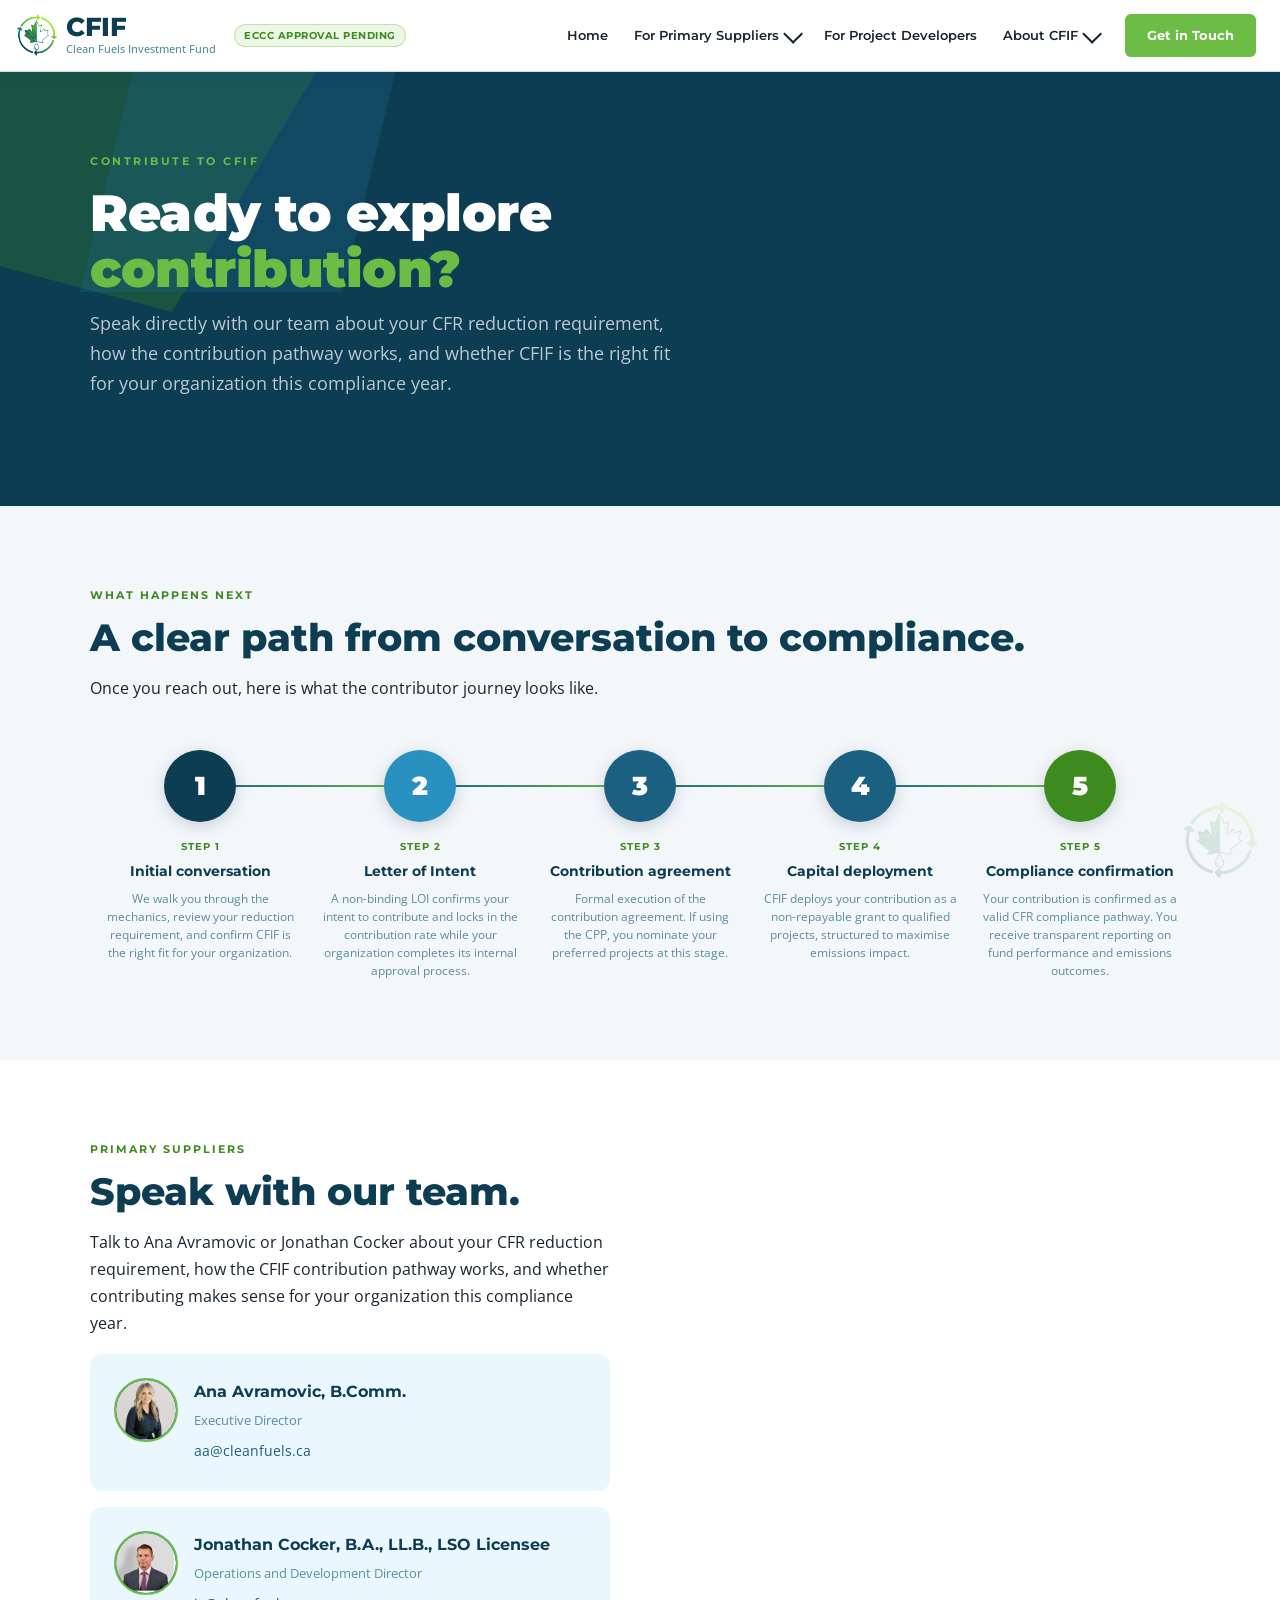
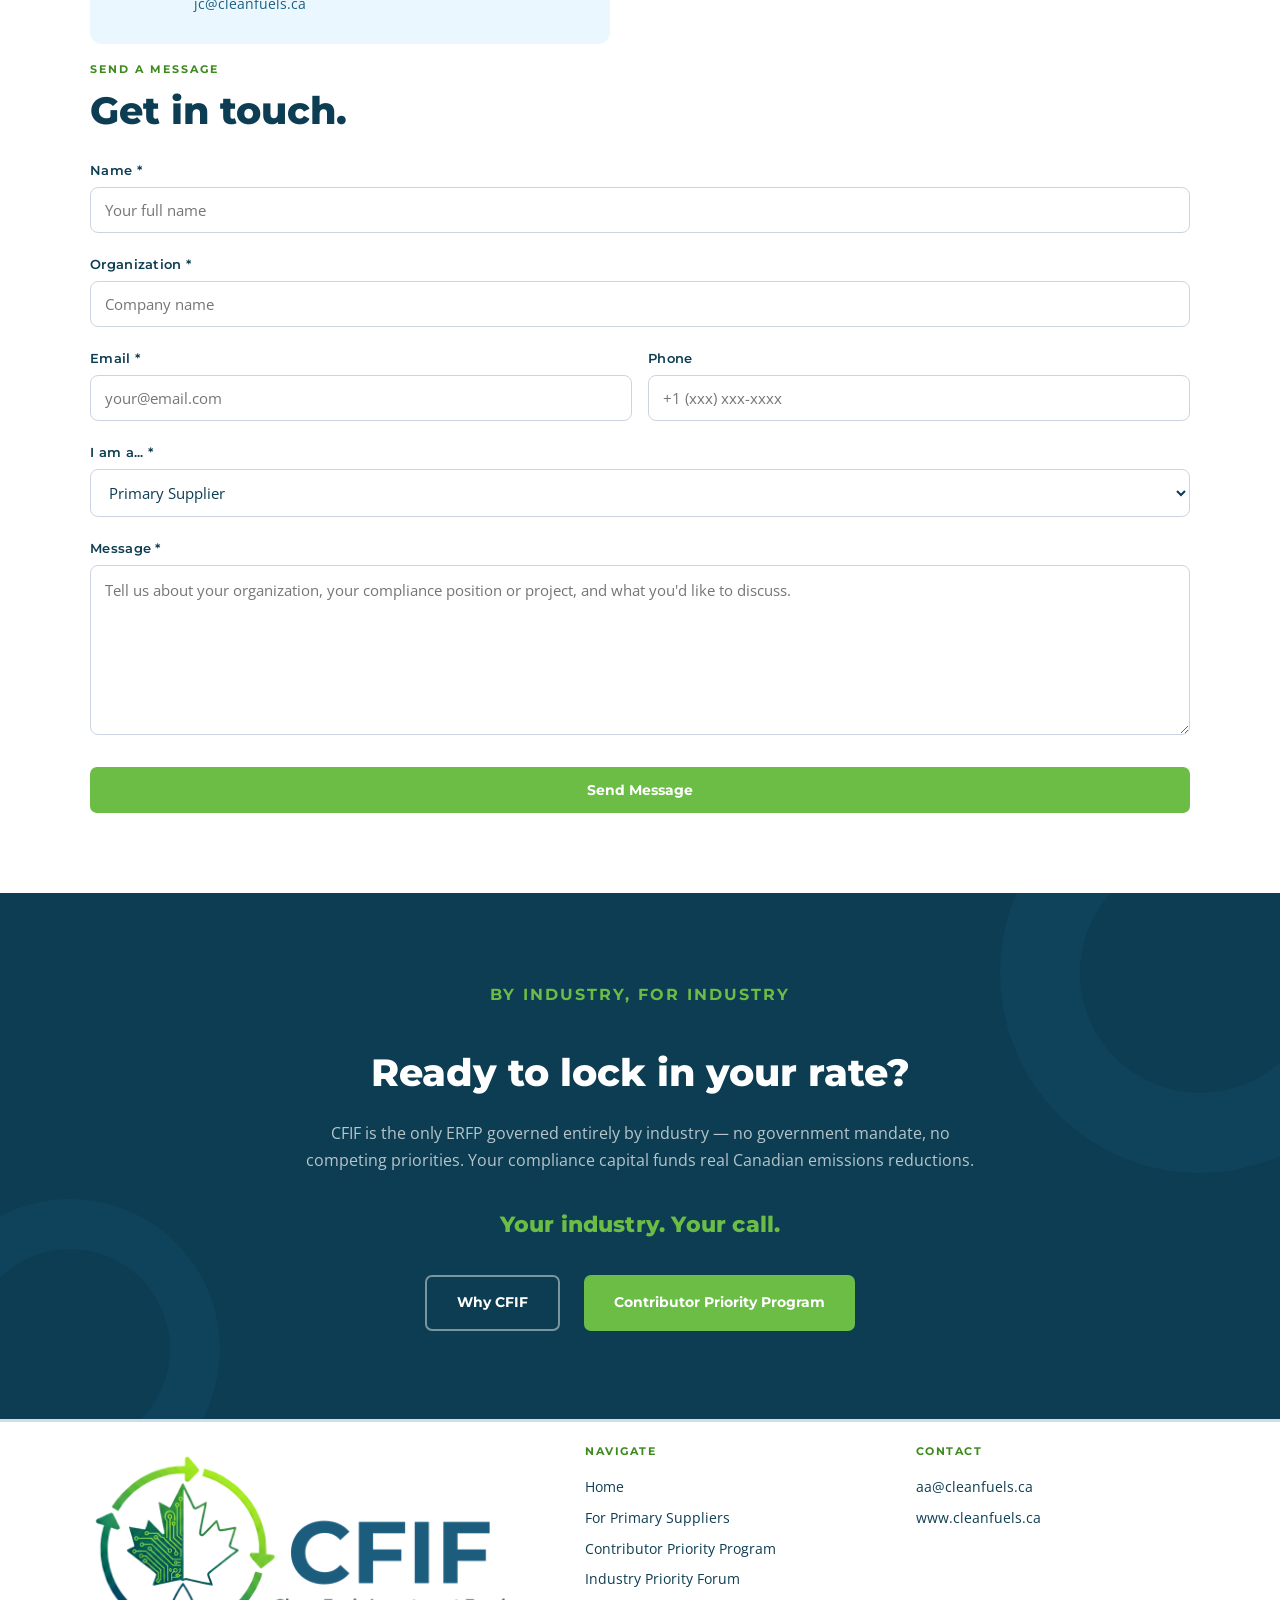
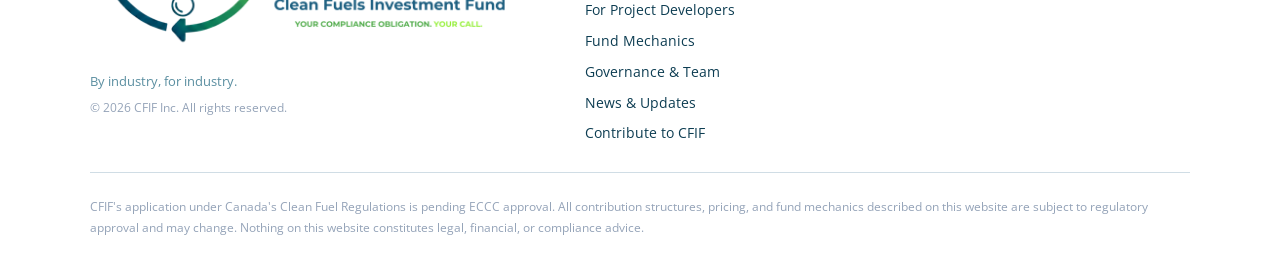
<file: contribute.html>
<!DOCTYPE html>
<html lang="en">
<head>
<meta charset="UTF-8">
<meta name="viewport" content="width=device-width,initial-scale=1">
<title>Get in Touch | CFIF</title>
<meta name="description" content="Contact the CFIF team to explore contribution options, submit a project, or discuss strategic partnership.">
<link rel="preconnect" href="https://fonts.googleapis.com">
<link href="https://fonts.googleapis.com/css2?family=Montserrat:wght@500;600;700;800;900&family=Open+Sans:wght@400;500;600&display=swap" rel="stylesheet">
<style>

/* ─── CSS VARIABLES ─────────────────────────────────────────── */
:root{
  --dt:#0D3D52; --tl:#1B6080; --mid:#2891C0;
  --lime:#6BBD45; --lime-d:#3D8A1E; --lime-xd:#2a6815;
  --lb:#EBF7FF; --lg:#EDF7E5; --muted:#5A8EA0;
  --text:#1a2430; --border:#d0dde5; --grey:#f4f7fa;
  --white:#fff;
  --shadow: 0 4px 24px rgba(13,61,82,.10);
  --shadow-lg: 0 12px 48px rgba(13,61,82,.16);
  --nav-h: 72px;
  --radius: 10px;
  --font-head: 'Montserrat', sans-serif;
  --font-body: 'Open Sans', sans-serif;
  --ease: cubic-bezier(.4,0,.2,1);
}

/* ─── RESET ─────────────────────────────────────────────────── */
*,*::before,*::after{box-sizing:border-box;margin:0;padding:0}
html{scroll-behavior:smooth}
body{font-family:var(--font-body);font-size:16px;line-height:1.7;color:var(--text);background:var(--white);overflow-x:hidden}
img{max-width:100%;display:block}
a{color:inherit;text-decoration:none}

/* ─── NAV ───────────────────────────────────────────────────── */
.nav{
  position:sticky;top:0;z-index:1000;
  background:rgba(255,255,255,.97);
  backdrop-filter:blur(12px);
  border-bottom:1px solid var(--border);
  height:var(--nav-h);
  padding:0 24px 0 16px;
  display:flex;align-items:center;gap:0;
  box-shadow:0 2px 16px rgba(13,61,82,.07);
  overflow:visible;
}
.nav-logo{display:flex;align-items:center;gap:8px;margin-right:auto;flex-shrink:0;padding-left:0}
.nav-logo-mark{height:56px;width:56px;flex-shrink:0;object-fit:contain;display:block}
.nav-logo-text{display:flex;flex-direction:column;line-height:1}
.nav-logo-name{font-family:'Montserrat',sans-serif;font-size:26px;font-weight:800;color:var(--dt);line-height:1;letter-spacing:-0.5px}
.nav-logo-sub{font-size:11px;color:var(--muted);line-height:1.3;margin-top:2px;font-weight:500}
.nav-logo img{height:42px;width:auto}
.nav-badge{
  font-family:var(--font-head);font-size:10px;font-weight:700;
  letter-spacing:.5px;text-transform:uppercase;
  background:var(--lg);color:var(--lime-d);
  border:1.5px solid rgba(107,189,69,.35);
  border-radius:12px;padding:2px 9px;white-space:nowrap;
  margin-left:10px;
}
.nav-links{display:flex;align-items:center;list-style:none;gap:2px;margin:0 16px}
.nav-links > li{position:relative}
.nav-links > li > a{
  font-family:var(--font-head);font-size:13px;font-weight:600;
  color:var(--text);padding:8px 12px;border-radius:6px;
  display:flex;align-items:center;gap:5px;
  transition:color .15s,background .15s;white-space:nowrap;
  cursor:pointer;
}
.nav-links > li > a:hover,.nav-links > li.active > a{color:var(--tl);background:var(--lb)}
.nav-links > li > a .arrow{
  width:14px;height:14px;border-right:2px solid currentColor;border-bottom:2px solid currentColor;
  display:inline-block;transform:rotate(45deg) translateY(-3px);
  transition:transform .2s var(--ease);flex-shrink:0;
}
.nav-links > li:hover > a .arrow{transform:rotate(-135deg) translateY(-1px)}
/* Dropdown */
.nav-dropdown{
  position:absolute;top:calc(100% + 8px);left:0;min-width:260px;
  background:var(--white);border:1px solid var(--border);
  border-top:3px solid var(--lime);border-radius:0 0 var(--radius) var(--radius);
  box-shadow:var(--shadow-lg);padding:8px 0;
  opacity:0;visibility:hidden;transform:translateY(-8px);
  transition:opacity .18s var(--ease),transform .18s var(--ease),visibility .18s;
}
.nav-links > li:hover .nav-dropdown{opacity:1;visibility:visible;transform:translateY(0)}
.nav-dropdown a{
  display:block;padding:10px 20px;font-size:14px;color:var(--text);
  transition:background .12s,color .12s;
}
.nav-dropdown a:hover{background:var(--lb);color:var(--tl)}
.nav-dropdown a .dd-sub{font-size:12px;color:var(--muted);display:block;margin-top:2px}
.nav-cta{
  font-family:var(--font-head);font-size:13px;font-weight:700;
  background:var(--lime);color:var(--white);border:none;cursor:pointer;
  padding:10px 22px;border-radius:6px;transition:background .15s,transform .1s;
  white-space:nowrap;flex-shrink:0;display:inline-block;
}
.nav-cta:hover{background:var(--lime-d);transform:translateY(-1px)}
.nav-cta-mobile{
  display:none;
  font-family:var(--font-head);font-size:12px;font-weight:700;
  background:var(--lime);color:var(--white);
  padding:8px 12px;border-radius:6px;white-space:nowrap;flex-shrink:0;
  margin-right:2px;
}
.nav-cta-mobile:hover{background:var(--lime-d)}
/* Hamburger */
.hamburger{display:none;flex-direction:column;gap:5px;cursor:pointer;padding:8px;border:none;background:none;margin-left:auto}
.hamburger span{display:block;width:24px;height:2px;background:var(--dt);border-radius:2px;transition:transform .25s var(--ease),opacity .2s}
.hamburger.open span:nth-child(1){transform:translateY(7px) rotate(45deg)}
.hamburger.open span:nth-child(2){opacity:0}
.hamburger.open span:nth-child(3){transform:translateY(-7px) rotate(-45deg)}
/* Mobile menu */
.mobile-menu{
  display:none;position:fixed;top:var(--nav-h);left:0;right:0;
  background:var(--white);border-top:3px solid var(--lime);
  box-shadow:var(--shadow-lg);max-height:calc(100vh - var(--nav-h));
  overflow-y:auto;z-index:999;
  transform:translateY(-8px);opacity:0;
  transition:transform .22s var(--ease),opacity .22s;pointer-events:none;
}
.mobile-menu.open{transform:translateY(0);opacity:1;pointer-events:all}
.mm-item{border-bottom:1px solid var(--border)}
.mm-link{
  display:flex;justify-content:space-between;align-items:center;
  padding:16px 24px;font-family:var(--font-head);font-size:15px;font-weight:600;
  color:var(--dt);cursor:pointer;
}
.mm-link .mm-arrow{
  width:10px;height:10px;border-right:2px solid var(--muted);border-bottom:2px solid var(--muted);
  transform:rotate(45deg);transition:transform .2s var(--ease);
}
.mm-link.open .mm-arrow{transform:rotate(-135deg)}
.mm-sub{display:none;background:var(--lb)}
.mm-sub.open{display:block}
.mm-sub a{display:block;padding:13px 24px 13px 36px;font-size:14px;color:var(--tl);border-bottom:1px solid rgba(107,189,69,.15)}
.mm-direct{display:block;padding:16px 24px;font-family:var(--font-head);font-size:15px;font-weight:600;color:var(--dt)}
.mm-cta-wrap{padding:20px 24px}
.mm-cta{display:block;text-align:center;background:var(--lime);color:var(--white);font-family:var(--font-head);font-weight:700;font-size:15px;padding:14px;border-radius:8px}

/* ─── HERO ──────────────────────────────────────────────────── */
.hero{
  background:var(--dt);min-height:580px;
  display:flex;align-items:center;
  position:relative;overflow:hidden;padding:88px 40px 80px;
}
.hero-bg-img{
  position:absolute;inset:0;background:var(--dt);z-index:0;
}
/* Three-shade swoosh overlay - top left corner, matching LinkedIn carousel */
.hero::before{
  content:'';position:absolute;top:-40px;left:-60px;
  width:480px;height:340px;
  background:#3a8c22;
  clip-path:polygon(0 0,100% 0,58% 100%,0 78%);
  opacity:.30;z-index:0;
}
.hero::after{
  content:'';position:absolute;top:-20px;left:80px;
  width:360px;height:280px;
  background:var(--tl);
  clip-path:polygon(18% 0,100% 0,82% 100%,0 100%);
  opacity:.38;z-index:0;
}
/* Circuit dot texture - right half */
.hero-circuit{
  position:absolute;top:0;right:0;width:55%;height:100%;
  background-image:
    radial-gradient(circle,rgba(107,189,69,.22) 1px,transparent 1px),
    radial-gradient(circle,rgba(40,145,192,.15) 1px,transparent 1px);
  background-size:28px 28px,48px 48px;
  background-position:0 0,14px 14px;
  z-index:0;
  mask-image:linear-gradient(90deg,transparent,rgba(255,255,255,.5) 25%,rgba(255,255,255,.85));
}

.hero-inner{max-width:1100px;margin:0 auto;position:relative;z-index:1;width:100%}
.hero-eyebrow{
  font-family:var(--font-head);font-size:11px;font-weight:700;
  letter-spacing:2.5px;text-transform:uppercase;
  color:var(--lime);margin-bottom:16px;
}
.hero h1{
  font-family:var(--font-head);font-size:clamp(34px,4.5vw,58px);font-weight:900;
  color:var(--white);line-height:1.1;margin-bottom:14px;
  letter-spacing:-1px;
}
.hero h1 .accent{color:var(--lime)}
.hero-sub{
  font-size:clamp(15px,1.6vw,19px);color:rgba(255,255,255,.72);
  max-width:600px;margin-bottom:10px;line-height:1.65;font-weight:500;
}
.hero-tagline{
  font-family:var(--font-head);font-size:13px;font-weight:700;
  color:var(--lime);letter-spacing:.3px;margin-bottom:36px;
}
.btn-group{display:flex;gap:12px;flex-wrap:wrap}
.btn{
  font-family:var(--font-head);font-size:14px;font-weight:700;
  padding:14px 30px;border-radius:7px;cursor:pointer;
  transition:transform .15s,box-shadow .15s,background .15s;
  display:inline-flex;align-items:center;gap:8px;border:none;
}
.btn:hover{transform:translateY(-2px);box-shadow:0 8px 24px rgba(0,0,0,.2)}
.btn-primary{background:var(--lime);color:var(--white)}
.btn-primary:hover{background:var(--lime-d)}
.cta-actions{display:flex;flex-wrap:wrap;justify-content:center;gap:24px;margin-top:28px}
.btn-outline{background:transparent;color:var(--white);border:2px solid rgba(255,255,255,.45)}
.btn-outline:hover{border-color:var(--white);background:rgba(255,255,255,.09)}
.btn-outline-teal{background:transparent;color:var(--tl);border:2px solid var(--tl)}
.btn-outline-teal:hover{background:var(--lb)}

/* ─── PILLS STRIP ───────────────────────────────────────────── */
.pills-strip{
  background:var(--white);border-bottom:1px solid var(--border);
  padding:16px 40px;display:flex;justify-content:center;
  gap:10px;flex-wrap:wrap;
}
.pill{
  font-family:var(--font-head);font-size:11px;font-weight:700;
  background:var(--lg);color:var(--lime-d);
  border:1.5px solid rgba(107,189,69,.35);
  border-radius:20px;padding:5px 14px;
  letter-spacing:.3px;white-space:nowrap;
}

/* ─── PRICE STRIP ───────────────────────────────────────────── */
.price-strip-wrap{background:var(--grey);padding:48px 40px}
.price-strip-inner{max-width:1100px;margin:0 auto;text-align:center}
.price-strip-label{
  font-family:var(--font-head);font-size:11px;font-weight:700;
  letter-spacing:2px;text-transform:uppercase;color:var(--lime-d);margin-bottom:20px;
}
.price-cards{
  display:flex;align-items:stretch;justify-content:center;
  max-width:640px;margin:0 auto;border-radius:12px;
  overflow:hidden;box-shadow:var(--shadow-lg);
}
.price-cfif{
  flex:1;background:var(--dt);padding:32px 36px;text-align:center;
}
.price-cfif .num{
  font-family:var(--font-head);font-size:42px;font-weight:900;
  color:var(--white);line-height:1;
}
.price-cfif .num sup{font-size:24px;vertical-align:top;margin-top:8px;display:inline-block}
.price-cfif .lbl{font-size:13px;color:rgba(255,255,255,.6);margin-top:6px}
.price-vs{
  background:var(--border);display:flex;align-items:center;
  justify-content:center;padding:0 16px;
  font-family:var(--font-head);font-size:13px;font-weight:700;color:var(--muted);
}
.price-mkt{
  flex:1;background:#f1f5f9;padding:32px 36px;text-align:center;
}
.price-mkt .num{
  font-family:var(--font-head);font-size:28px;font-weight:800;
  color:#64748b;line-height:1;padding-top:8px;
}
.price-mkt .lbl{font-size:13px;color:#94a3b8;margin-top:6px}
.price-note{
  font-size:14px;color:var(--muted);max-width:600px;margin:20px auto 0;line-height:1.7;
}

/* ─── SECTIONS ──────────────────────────────────────────────── */
.section{padding:80px 40px}
.section-inner{max-width:1100px;margin:0 auto}
.section-bg-grey{background:var(--grey)}
.section-bg-lb{background:var(--lb)}
.section-bg-dt{background:var(--dt)}
.section-bg-tl{background:var(--tl)}
.section-label{
  font-family:var(--font-head);font-size:11px;font-weight:700;
  letter-spacing:2px;text-transform:uppercase;color:var(--lime-d);
  margin-bottom:10px;
}
h2.section-title{
  font-family:var(--font-head);font-size:clamp(26px,3vw,40px);font-weight:800;
  color:var(--dt);margin-bottom:14px;line-height:1.2;
}
h2.section-title .accent{color:var(--tl)}
.section-sub{
  font-size:17px;color:var(--muted);max-width:640px;line-height:1.7;
  margin-bottom:40px;
}
.two-col{display:grid;grid-template-columns:1fr 1fr;gap:56px;align-items:center}
.two-col.flip{direction:rtl}
.two-col.flip > *{direction:ltr}

/* ─── DARK FEATURE CARD (CPP/IPF) ──────────────────────────── */
.feature-card{
  border-radius:16px;overflow:hidden;
  position:relative;
  box-shadow:var(--shadow-lg);
}
.feature-card-head{
  height:110px;position:relative;overflow:hidden;
}
.feature-card-head::before{
  content:'';position:absolute;top:-20px;left:-20px;
  width:60%;height:160px;
  background:var(--lime);
  clip-path:polygon(0 0,100% 0,55% 100%,0 80%);
  opacity:.8;
}
.feature-card-head::after{
  content:'';position:absolute;top:-10px;left:28%;
  width:72%;height:140px;
  background:rgba(13,61,82,.7);
  clip-path:polygon(18% 0,100% 0,88% 100%,0 100%);
}
.feature-card.teal .feature-card-head::after{background:rgba(27,96,128,.6)}
.feature-card-body{padding:32px;position:relative;z-index:1}
.feature-card.dark .feature-card-body{background:var(--dt)}
.feature-card.teal .feature-card-body{background:var(--tl)}
.fc-abbr{
  font-family:var(--font-head);font-size:56px;font-weight:900;
  color:var(--lime);line-height:1;margin-bottom:4px;
}
.fc-name{
  font-family:var(--font-head);font-size:18px;font-weight:700;
  color:var(--white);margin-bottom:14px;
}
.fc-divider{width:56px;height:3px;background:var(--lime);margin:12px 0 16px}
.fc-desc{font-size:14px;color:rgba(255,255,255,.72);line-height:1.65;margin-bottom:16px}
.fc-url{font-family:var(--font-head);font-size:13px;font-weight:700;color:var(--lime)}
.fc-watermark{
  position:absolute;bottom:20px;right:20px;
  width:64px;opacity:.12;
}
.feature-label{
  font-family:var(--font-head);font-size:11px;font-weight:700;
  letter-spacing:2px;text-transform:uppercase;color:var(--lime-d);
  margin-bottom:8px;
}
.feature-h2{
  font-family:var(--font-head);font-size:clamp(24px,2.8vw,36px);font-weight:800;
  color:var(--dt);line-height:1.2;margin-bottom:14px;
}
.feature-h2 span{color:var(--tl)}
.feature-intro{font-size:16px;color:#64748b;line-height:1.7;max-width:480px;margin-bottom:24px}
.how-pill{
  display:inline-block;background:var(--tl);color:var(--white);
  font-family:var(--font-head);font-size:11px;font-weight:700;
  letter-spacing:1.5px;text-transform:uppercase;
  padding:6px 16px;border-radius:20px;margin-bottom:24px;
}
.feature-items{display:flex;flex-direction:column;gap:18px}
.fi{display:flex;gap:14px;align-items:flex-start}
.fi-dot{
  width:10px;height:10px;min-width:10px;background:var(--lime);
  border-radius:50%;margin-top:7px;
}
.fi h4{font-family:var(--font-head);font-size:15px;font-weight:700;color:var(--dt);margin-bottom:3px}
.fi p{font-size:14px;color:#64748b;line-height:1.6}

/* ─── 5-STEP ────────────────────────────────────────────────── */
.steps{
  display:grid;grid-template-columns:repeat(5,1fr);gap:0;
  margin-top:48px;position:relative;
}
.step{
  display:flex;flex-direction:column;align-items:center;
  text-align:center;padding:0 12px;position:relative;
}
.step-connector{
  position:absolute;top:35px;left:50%;right:-50%;
  height:2px;
  background:linear-gradient(90deg,var(--tl) 0%,var(--lime) 100%);
  z-index:0;
}
.step:last-child .step-connector{display:none}
.step-circle{
  width:72px;height:72px;border-radius:50%;
  display:flex;align-items:center;justify-content:center;
  font-family:var(--font-head);font-size:26px;font-weight:900;
  color:var(--white);margin-bottom:16px;position:relative;z-index:1;
  box-shadow:0 4px 16px rgba(13,61,82,.2);
}
.step-num-label{
  font-family:var(--font-head);font-size:10px;font-weight:700;
  color:var(--lime-d);text-transform:uppercase;letter-spacing:1px;margin-bottom:5px;
}
.step-name{font-family:var(--font-head);font-size:14px;font-weight:700;color:var(--dt);margin-bottom:6px}
.step-desc{font-size:12px;color:var(--muted);line-height:1.5}

/* ─── BANKABILITY ───────────────────────────────────────────── */
.bank-cards{display:grid;grid-template-columns:1fr 1fr;gap:20px;margin-top:36px}
.bank-card{border-radius:var(--radius);padding:24px}
.bank-card.bad{background:#fef2f2;border:1px solid #fca5a5}
.bank-card.good{background:var(--lg);border:1px solid rgba(107,189,69,.3)}
.bank-card h4{
  font-family:var(--font-head);font-size:15px;font-weight:700;margin-bottom:14px;
}
.bank-card.bad h4{color:#dc2626}
.bank-card.good h4{color:var(--lime-d)}
.bank-card ul{list-style:none;padding:0}
.bank-card li{
  font-size:14px;color:#64748b;padding:4px 0 4px 18px;
  position:relative;
}
.bank-card li::before{content:'•';position:absolute;left:0;color:var(--muted)}
.bank-card.good li::before{color:var(--lime)}

/* ─── STATS ─────────────────────────────────────────────────── */
.stats-grid{
  display:grid;grid-template-columns:repeat(3,1fr);
  gap:1px;background:rgba(255,255,255,.12);
  border-radius:12px;overflow:hidden;margin-top:0;
}
.stat{
  background:rgba(255,255,255,.06);padding:40px 24px;text-align:center;
}
.stat-num{
  font-family:var(--font-head);font-size:40px;font-weight:900;
  color:var(--white);line-height:1;margin-bottom:8px;
}
.stat-lbl{font-size:14px;color:rgba(255,255,255,.6);line-height:1.5}

/* ─── TEAM ──────────────────────────────────────────────────── */
.team-grid{display:grid;grid-template-columns:repeat(3,1fr);gap:36px;margin-top:44px}
.team-card{text-align:center}
.team-photo{
  width:90px;height:90px;border-radius:50%;
  border:3px solid var(--lime);
  background:var(--lb);margin:0 auto 14px;
  display:flex;align-items:center;justify-content:center;
  font-family:var(--font-head);font-size:22px;font-weight:800;color:var(--dt);
  overflow:hidden;
}
.team-photo img{width:100%;height:100%;object-fit:cover}
.team-name{font-family:var(--font-head);font-size:17px;font-weight:700;color:var(--dt);margin-bottom:3px}
.team-role{font-size:13px;color:var(--muted);margin-bottom:6px;line-height:1.4}
.team-email{font-size:13px;color:var(--tl);transition:color .15s}
.team-email:hover{color:var(--lime-d)}

/* ─── AUDIENCES ─────────────────────────────────────────────── */
.aud-grid{display:grid;grid-template-columns:repeat(3,1fr);gap:20px;margin-top:40px}
.aud-card{border-radius:var(--radius);overflow:hidden;display:flex;flex-direction:column;box-shadow:var(--shadow)}
.aud-head{padding:24px 24px 20px}
.aud-head h3{
  font-family:var(--font-head);font-size:13px;font-weight:800;
  color:var(--lime);text-transform:uppercase;letter-spacing:.5px;margin-bottom:8px;
}
.aud-bar{width:40px;height:2px;background:var(--lime)}
.aud-body{padding:16px 24px 24px;flex:1;display:flex;flex-direction:column}
.aud-body p{font-size:14px;line-height:1.7;flex:1;margin-bottom:18px}
.aud-cta{
  display:inline-block;background:var(--lime);color:var(--white);
  font-family:var(--font-head);font-size:13px;font-weight:700;
  padding:10px 20px;border-radius:6px;align-self:flex-start;
  transition:background .15s;
}
.aud-cta:hover{background:var(--lime-d)}
.aud-1 .aud-head,.aud-1 .aud-body{background:var(--dt)}
.aud-1 p{color:rgba(255,255,255,.78)}
.aud-2 .aud-head,.aud-2 .aud-body{background:var(--tl)}
.aud-2 p{color:rgba(255,255,255,.78)}
.aud-3 .aud-head,.aud-3 .aud-body{background:#1a5a4e}
.aud-3 p{color:rgba(255,255,255,.78)}

/* ─── FAQ ───────────────────────────────────────────────────── */
.faq-list{display:flex;flex-direction:column;gap:10px;margin-top:36px}
.faq-item{border:1px solid var(--border);border-radius:var(--radius);overflow:hidden;transition:box-shadow .2s}
.faq-item:hover{box-shadow:var(--shadow)}
.faq-q{
  padding:18px 22px;font-family:var(--font-head);font-size:15px;font-weight:700;
  color:var(--dt);cursor:pointer;
  display:flex;justify-content:space-between;align-items:center;gap:12px;
  user-select:none;
}
.faq-icon{
  width:22px;height:22px;min-width:22px;border-radius:50%;
  background:var(--lg);display:flex;align-items:center;justify-content:center;
  font-size:16px;color:var(--lime);transition:transform .2s var(--ease),background .2s;
  font-weight:400;
}
.faq-item.open .faq-icon{transform:rotate(45deg);background:var(--lime);color:var(--white)}
.faq-a{
  max-height:0;overflow:hidden;
  font-size:15px;color:#64748b;line-height:1.7;
  transition:max-height .3s var(--ease);
}
.faq-a-inner{padding:0 22px 18px}

/* ─── FINAL CTA ─────────────────────────────────────────────── */
.final-cta{
  background:var(--dt);padding:88px 40px;text-align:center;
  position:relative;overflow:hidden;
}
.final-cta::before{
  content:'';position:absolute;bottom:-80px;right:-80px;
  width:400px;height:400px;border-radius:50%;
  border:60px solid rgba(107,189,69,.06);
}
.final-cta::after{
  content:'';position:absolute;top:-60px;left:-60px;
  width:300px;height:300px;border-radius:50%;
  border:50px solid rgba(40,145,192,.08);
}
.final-cta-inner{position:relative;z-index:1;max-width:680px;margin:0 auto}
.final-cta h2{
  font-family:var(--font-head);font-size:clamp(26px,3vw,40px);font-weight:800;
  color:var(--white);margin-bottom:14px;
}
.final-cta p{font-size:16px;color:rgba(255,255,255,.68);line-height:1.7;margin-bottom:32px}
.contact-line{
  display:flex;align-items:center;justify-content:center;gap:16px;
  margin-bottom:28px;flex-wrap:wrap;
}
.contact-avatar{
  width:54px;height:54px;min-width:54px;border-radius:50%;
  border:2px solid var(--lime);background:var(--tl);
  display:flex;align-items:center;justify-content:center;
  font-family:var(--font-head);font-size:16px;font-weight:800;color:var(--white);
  overflow:hidden;
}
.contact-avatar img{width:100%;height:100%;object-fit:cover}
.contact-info{text-align:left}
.contact-info strong{display:block;color:var(--white);font-size:15px;margin-bottom:4px}
.contact-info a{color:var(--lime);font-size:14px;transition:opacity .15s}
.contact-info a:hover{opacity:.8}
.quote{font-size:16px;font-style:italic;color:rgba(255,255,255,.5);margin-bottom:32px}


/* ─── FOOTER (redesigned) ──────────────────────────────────── */
footer{background:var(--white);border-top:3px solid var(--border);padding:20px 40px 20px}
.footer-main{max-width:1100px;margin:0 auto;display:grid;grid-template-columns:1.6fr 1fr 1fr;gap:56px;margin-bottom:20px;align-items:start}
.footer-brand img{height:220px;width:auto;max-width:100%;display:block;margin-bottom:8px;object-fit:contain}
.footer-tagline{font-size:13px;color:var(--muted);margin-bottom:4px}
.footer-copy{font-size:12px;color:#94a3b8;margin-top:6px}
.footer-nav-col h4,.footer-contact-col h4{font-family:var(--font-head);font-size:11px;font-weight:700;letter-spacing:1.5px;text-transform:uppercase;color:var(--lime-d);margin-bottom:14px}
.footer-nav-col a,.footer-contact-col a{display:block;font-size:14px;color:var(--dt);margin-bottom:7px;text-decoration:none;transition:color .15s}
.footer-nav-col a:hover,.footer-contact-col a:hover{color:var(--lime-d)}
.footer-contact-col p{font-size:14px;color:var(--dt);margin-bottom:5px}
.footer-bottom{max-width:1100px;margin:0 auto;padding-top:24px;border-top:1px solid var(--border);font-size:12px;color:#94a3b8;line-height:1.7}
@media(max-width:768px){.footer-main{grid-template-columns:1fr;gap:32px}}

/* ─── DIVIDER LOGO ACCENT ───────────────────────────────────── */
.logo-divider{display:flex;justify-content:center;padding:24px 0}
.logo-divider img{width:36px;opacity:.18;filter:hue-rotate(0deg)}

/* ─── SCROLL ANIMATIONS ─────────────────────────────────────── */
.reveal{opacity:0;transform:translateY(24px);transition:opacity .55s var(--ease),transform .55s var(--ease)}
.reveal.visible{opacity:1;transform:translateY(0)}
.reveal-delay-1{transition-delay:.1s}
.reveal-delay-2{transition-delay:.2s}
.reveal-delay-3{transition-delay:.3s}

/* ─── RESPONSIVE ────────────────────────────────────────────── */
@media(max-width:960px){
  .two-col,.two-col.flip{grid-template-columns:1fr;gap:36px}
  .two-col.flip{direction:ltr}
  .team-grid{grid-template-columns:repeat(3,1fr);gap:20px}
  .aud-grid{grid-template-columns:1fr}
  .steps{grid-template-columns:1fr 1fr;gap:24px}
  .step-connector{display:none}
  .bank-cards{grid-template-columns:1fr}
  .footer-grid{grid-template-columns:1fr 1fr;gap:32px}
}
@media(max-width:768px){
  .nav-links,.nav-badge{display:none}
  .nav-cta{display:none}
  .nav-cta-mobile{display:inline-block !important}
  .hamburger{display:flex}
  .mobile-menu{display:block}
  .nav{padding:0 10px 0 10px;height:60px}
  .nav-logo-mark{height:44px;width:44px}
  .nav-logo-sub{display:none}
  .nav-logo-name{font-size:20px}
  .hero{padding:60px 24px}
  .section{padding:56px 24px}
  .pills-strip{padding:14px 20px;gap:8px}
  .pill{font-size:10px;padding:4px 10px}
  .price-cards{flex-direction:column;max-width:320px}
  .price-vs{padding:10px 0;font-size:12px}
  .stats-grid{grid-template-columns:1fr}
  .stat{padding:28px 20px}
  .team-grid{grid-template-columns:1fr;max-width:280px;margin:36px auto 0}
  .footer-grid{grid-template-columns:1fr}
  .steps{grid-template-columns:1fr}
}
@media(max-width:480px){
  .hero h1{font-size:32px}
  .btn{padding:12px 22px;font-size:13px}
  .btn-group{flex-direction:column}
  .btn{width:100%;justify-content:center}
}


/* Page-specific hero */
.page-hero{background:var(--dt);padding:80px 40px;position:relative;overflow:hidden;min-height:360px;display:flex;align-items:center}
.page-hero::before{content:'';position:absolute;top:-40px;left:-60px;width:400px;height:280px;background:#3a8c22;clip-path:polygon(0 0,100% 0,58% 100%,0 78%);opacity:.28;z-index:0}
.page-hero::after{content:'';position:absolute;top:-20px;left:80px;width:320px;height:240px;background:var(--tl);clip-path:polygon(18% 0,100% 0,82% 100%,0 100%);opacity:.35;z-index:0}
.page-hero-inner{max-width:1100px;margin:0 auto;position:relative;z-index:1;width:100%}
.page-eyebrow{font-family:var(--font-head);font-size:11px;font-weight:700;letter-spacing:2.5px;text-transform:uppercase;color:var(--lime);margin-bottom:14px}
.page-hero h1{font-family:var(--font-head);font-size:clamp(32px,4vw,52px);font-weight:900;color:var(--white);line-height:1.1;margin-bottom:12px;letter-spacing:-0.5px}
.page-hero h1 span{color:var(--lime)}
.page-hero-sub{font-size:clamp(15px,1.6vw,18px);color:rgba(255,255,255,.72);max-width:580px;line-height:1.65;margin-bottom:28px}



.footer-brand-banner{display:flex;align-items:center;gap:20px;padding:32px 40px 24px;border-bottom:1px solid var(--border);margin-bottom:8px}
.footer-logo-large{height:120px;width:auto;object-fit:contain;max-width:360px}
.footer-brand-text{display:flex;flex-direction:column;gap:4px}
.footer-brand-name{font-family:var(--font-head);font-size:28px;font-weight:900;color:var(--dt);letter-spacing:1px}
.footer-brand-tagline{font-family:var(--font-head);font-size:13px;font-weight:700;color:var(--lime-d);letter-spacing:.3px}
.cta-contacts{display:flex;flex-direction:column;gap:20px;margin:32px auto;max-width:480px;text-align:left}

.cta-contacts{margin:28px auto;max-width:500px}
.cta-contact-row{
  display:grid;grid-template-columns:56px 1fr;
  align-items:center;gap:16px;
  padding:14px 0;border-bottom:1px solid rgba(255,255,255,.1);
}
.cta-contact-row:last-child{border-bottom:none}
.cta-av{
  width:50px;height:50px;border-radius:50%;
  border:2.5px solid var(--lime);
  background:rgba(255,255,255,.1);
  display:flex;align-items:center;justify-content:center;
  font-family:var(--font-head);font-size:15px;font-weight:800;
  color:var(--white);flex-shrink:0;
}
.cta-info strong{display:block;color:var(--white);font-size:14px;margin-bottom:4px}
.cta-info a{color:var(--lime);font-size:13px;text-decoration:none}
.cta-info a:hover{text-decoration:underline}
.cta-info .sep{color:rgba(255,255,255,.35);margin:0 6px}

/* ─── CTA SECTION (sub-pages, matches final-cta style) ──────── */
.cta-section{background:var(--dt);padding:88px 40px;text-align:center;position:relative;overflow:hidden}
.cta-section::before{content:"";position:absolute;top:-120px;right:-120px;width:400px;height:400px;border-radius:50%;border:80px solid rgba(40,145,192,.08);pointer-events:none}
.cta-section::after{content:"";position:absolute;bottom:-80px;left:-80px;width:300px;height:300px;border-radius:50%;border:50px solid rgba(40,145,192,.08);pointer-events:none}
.cta-inner{position:relative;z-index:1;max-width:680px;margin:0 auto}
.cta-inner h2{font-family:var(--font-head);font-size:clamp(26px,3vw,40px);font-weight:800;color:var(--white);margin-bottom:14px}
.cta-inner p{font-size:16px;color:rgba(255,255,255,.7);line-height:1.7;margin-bottom:32px}
.cta-contacts{display:flex;flex-direction:column;gap:0;margin:0 auto 32px;max-width:520px}
.cta-contact-row{display:grid;grid-template-columns:56px 1fr;align-items:center;gap:16px;padding:14px 0;border-bottom:1px solid rgba(255,255,255,.1);text-align:left}
.cta-contact-row:last-child{border-bottom:none}
.cta-av{width:50px;height:50px;border-radius:50%;border:2px solid var(--lime);background:rgba(255,255,255,.1);display:flex;align-items:center;justify-content:center;font-family:var(--font-head);font-size:15px;font-weight:800;color:var(--white);overflow:hidden;padding:0}
.cta-info strong{display:block;color:var(--white);font-size:14px;margin-bottom:4px}
.cta-info a{color:var(--lime);font-size:13px;text-decoration:none}
.cta-info .sep{color:rgba(255,255,255,.3);margin:0 6px}

/* ─── CORNER WATERMARK ──────────────────────────────────────── */
.page-watermark{position:fixed;bottom:20px;right:20px;z-index:900;opacity:.15;pointer-events:none}
.page-watermark img{width:80px;height:80px;object-fit:contain}
@media(max-width:600px){.page-watermark img{width:56px;height:56px}}

/* ─── CONTACT FORM ──────────────────────────────────────────── */
.contact-form{margin-top:24px}
.cf-field{margin-bottom:20px}
.cf-field label{display:block;font-size:13px;font-weight:600;color:var(--dt);margin-bottom:6px;font-family:var(--font-head);letter-spacing:.3px}
.cf-field input,.cf-field select,.cf-field textarea{
  width:100%;padding:12px 14px;
  border:1.5px solid #cbd5e1;border-radius:8px;
  font-size:15px;color:var(--dt);background:var(--white);
  font-family:var(--font-body);transition:border-color .2s;
  box-sizing:border-box;
}
.cf-field input:focus,.cf-field select:focus,.cf-field textarea:focus{
  outline:none;border-color:var(--tl);box-shadow:0 0 0 3px rgba(27,96,128,.1);
}
.cf-field textarea{resize:vertical;min-height:160px;line-height:1.6}
.cf-row{display:grid;grid-template-columns:1fr 1fr;gap:16px}
.cf-note{font-size:13px;color:var(--muted);margin-top:14px;line-height:1.6}
.cf-note a{color:var(--tl)}
@media(max-width:600px){.cf-row{grid-template-columns:1fr}}
</style>
<body>
<nav class="nav" role="navigation">
  <a href="index.html" class="nav-logo">
    <img src="[data-uri]" alt="CFIF logo mark" class="nav-logo-mark" />
    <div class="nav-logo-text">
      <span class="nav-logo-name">CFIF</span>
      <span class="nav-logo-sub">Clean Fuels Investment Fund</span>
    </div>
    <span class="nav-badge">ECCC Approval Pending</span>
  </a>
  <ul class="nav-links">
    <li><a href="index.html">Home</a></li>
    <li>
      <a href="why-cfif.html">For Primary Suppliers <span class="arrow"></span></a>
      <div class="nav-dropdown">
        <a href="why-cfif.html">Overview<span class="dd-sub">Why CFIF for Primary Suppliers</span></a>
        <a href="cpp.html">Contributor Priority Program (CPP)<span class="dd-sub">Direct your contributions to specific projects</span></a>
        <a href="ipf.html">Industry Priority Forum (IPF)<span class="dd-sub">Curated industry forum on key issues</span></a>
      </div>
    </li>
    <li><a href="apply.html">For Project Developers</a></li>
    <li>
      <a href="about.html">About CFIF <span class="arrow"></span></a>
      <div class="nav-dropdown">
        <a href="investment.html">Fund Mechanics<span class="dd-sub">How CFIF deploys capital</span></a>
        <a href="governance.html">Governance &amp; Team<span class="dd-sub">Leadership and oversight</span></a>
        <a href="news.html">News &amp; Updates<span class="dd-sub">Fund progress and regulatory news</span></a>
      </div>
    </li>
  </ul>
  <a href="contribute.html" class="nav-cta">Get in Touch</a>
  <a href="contribute.html" class="nav-cta-mobile">Contribute to CFIF</a>
  <button class="hamburger" aria-label="Menu" onclick="toggleMobile()">
    <span></span><span></span><span></span>
  </button>
</nav>
<section class="page-hero">
  <div class="page-hero-inner">
    <p class="page-eyebrow">Contribute to CFIF</p>
    <h1>Ready to explore<br><span>contribution?</span></h1>
    <p class="page-hero-sub">Speak directly with our team about your CFR reduction requirement, how the contribution pathway works, and whether CFIF is the right fit for your organization this compliance year.</p>
  </div>
</section>

<section class="section section-bg-grey">
  <div class="section-inner">
    <p class="section-label">What Happens Next</p>
    <h2 class="section-title">A clear path from conversation to compliance.</h2>
    <p class="body" style="max-width:680px;margin-bottom:32px">Once you reach out, here is what the contributor journey looks like.</p>
    <div class="steps">
      <div class="step"><div class="step-circle" style="background:var(--dt)">1</div><div class="step-connector"></div><p class="step-num-label">Step 1</p><p class="step-name">Initial conversation</p><p class="step-desc">We walk you through the mechanics, review your reduction requirement, and confirm CFIF is the right fit for your organization.</p></div>
      <div class="step"><div class="step-circle" style="background:var(--mid)">2</div><div class="step-connector"></div><p class="step-num-label">Step 2</p><p class="step-name">Letter of Intent</p><p class="step-desc">A non-binding LOI confirms your intent to contribute and locks in the contribution rate while your organization completes its internal approval process.</p></div>
      <div class="step"><div class="step-circle" style="background:var(--tl)">3</div><div class="step-connector"></div><p class="step-num-label">Step 3</p><p class="step-name">Contribution agreement</p><p class="step-desc">Formal execution of the contribution agreement. If using the CPP, you nominate your preferred projects at this stage.</p></div>
      <div class="step"><div class="step-circle" style="background:var(--tl)">4</div><div class="step-connector"></div><p class="step-num-label">Step 4</p><p class="step-name">Capital deployment</p><p class="step-desc">CFIF deploys your contribution as a non-repayable grant to qualified projects, structured to maximise emissions impact.</p></div>
      <div class="step"><div class="step-circle" style="background:var(--lime-d)">5</div><p class="step-num-label">Step 5</p><p class="step-name">Compliance confirmation</p><p class="step-desc">Your contribution is confirmed as a valid CFR compliance pathway. You receive transparent reporting on fund performance and emissions outcomes.</p></div>
    </div>
  </div>
</section>

<section class="section">
  <div class="section-inner">
    <div class="two-col" style="align-items:start;gap:60px">
      <div>
        <p class="section-label">Primary Suppliers</p>
        <h2 class="section-title">Speak with our team.</h2>
        <p class="body">Talk to Ana Avramovic or Jonathan Cocker about your CFR reduction requirement, how the CFIF contribution pathway works, and whether contributing makes sense for your organization this compliance year.</p>
        <div style="display:flex;align-items:flex-start;gap:16px;background:var(--lb);border-radius:12px;padding:24px;margin:16px 0">
          <div class="contact-avatar" style="width:64px;height:64px;font-size:20px;flex-shrink:0;border:2px solid var(--lime);background:var(--tl);overflow:hidden;padding:0"><img src="[data-uri]" alt="Ana Avramovic" style="width:100%;height:100%;object-fit:cover;border-radius:50%;display:block"></div>
          <div>
            <p style="font-family:var(--font-head);font-size:16px;font-weight:700;color:var(--dt);margin-bottom:4px">Ana Avramovic, B.Comm.</p>
            <p style="font-size:13px;color:var(--muted);margin-bottom:8px">Executive Director</p>
            <p style="font-size:14px;margin-bottom:4px"><a href="mailto:aa@cleanfuels.ca" style="color:var(--tl)">aa@cleanfuels.ca</a></p>
          </div>
        </div>
        <div style="display:flex;align-items:flex-start;gap:16px;background:var(--lb);border-radius:12px;padding:24px;margin:16px 0">
          <div class="contact-avatar" style="width:64px;height:64px;font-size:20px;flex-shrink:0;border:2px solid var(--lime);background:var(--tl);overflow:hidden;padding:0"><img src="[data-uri]" alt="Jonathan Cocker" style="width:100%;height:100%;object-fit:cover;border-radius:50%;display:block"></div>
          <div>
            <p style="font-family:var(--font-head);font-size:16px;font-weight:700;color:var(--dt);margin-bottom:4px">Jonathan Cocker, B.A., LL.B., LSO Licensee</p>
            <p style="font-size:13px;color:var(--muted);margin-bottom:8px">Operations and Development Director</p>
            <p style="font-size:14px;margin-bottom:4px"><a href="mailto:jc@cleanfuels.ca" style="color:var(--tl)">jc@cleanfuels.ca</a></p>
          </div>
        </div>
        </div>
      </div>

      <div>
        <p class="section-label">Send a message</p>
        <h2 class="section-title">Get in touch.</h2>
        <form class="contact-form" onsubmit="return false">
          <div class="cf-field">
            <label>Name *</label>
            <input type="text" placeholder="Your full name">
          </div>
          <div class="cf-field">
            <label>Organization *</label>
            <input type="text" placeholder="Company name">
          </div>
          <div class="cf-row">
            <div class="cf-field">
              <label>Email *</label>
              <input type="email" placeholder="your@email.com">
            </div>
            <div class="cf-field">
              <label>Phone</label>
              <input type="tel" placeholder="+1 (xxx) xxx-xxxx">
            </div>
          </div>
          <div class="cf-field">
            <label>I am a... *</label>
            <select>
              <option value="">Primary Supplier</option>
            </select>
          </div>
          <div class="cf-field">
            <label>Message *</label>
            <textarea rows="6" placeholder="Tell us about your organization, your compliance position or project, and what you'd like to discuss."></textarea>
          </div>
          <button class="btn btn-primary" style="width:100%;justify-content:center;margin-top:4px">Send Message</button>
        </form>
      </div>
    </div>
</section>
<section class="cta-section">
  <div class="cta-inner">
    <p class="section-label" style="color:var(--lime)">By Industry, For Industry</p>
    <h2>Ready to lock in your rate?</h2>
    <p>CFIF is the only ERFP governed entirely by industry — no government mandate, no competing priorities. Your compliance capital funds real Canadian emissions reductions.</p>
    <p style="font-family:var(--font-head);font-size:22px;font-weight:800;color:var(--lime);margin-top:18px;letter-spacing:.2px">Your industry. Your call.</p>
    <div class="cta-actions">
      <a href="why-cfif.html" class="btn btn-outline">Why CFIF</a>
      <a href="cpp.html" class="btn btn-primary">Contributor Priority Program</a>
    </div>
  </div>
</section>
<footer>
  <div class="footer-main">
    <div class="footer-brand">
      <img src="[data-uri]" alt="Clean Fuels Investment Fund" class="footer-logo-large" alt="Clean Fuels Investment Fund">
      <p class="footer-tagline">By industry, for industry.</p>
      <p class="footer-copy">&copy; 2026 CFIF Inc. All rights reserved.</p>
    </div>
    <div class="footer-nav-col">
      <h4>Navigate</h4>
      <a href="index.html">Home</a>
      <a href="why-cfif.html">For Primary Suppliers</a>
      <a href="cpp.html">Contributor Priority Program</a>
      <a href="ipf.html">Industry Priority Forum</a>
      <a href="apply.html">For Project Developers</a>
      <a href="investment.html">Fund Mechanics</a>
      <a href="governance.html">Governance &amp; Team</a>
      <a href="news.html">News &amp; Updates</a>
      <a href="contribute.html">Contribute to CFIF</a>
    </div>
    <div class="footer-contact-col">
      <h4>Contact</h4>
      <p><a href="mailto:aa@cleanfuels.ca">aa@cleanfuels.ca</a></p>
      <p><a href="https://www.cleanfuels.ca">www.cleanfuels.ca</a></p>
    </div>
  </div>
  <div class="footer-bottom">
    CFIF's application under Canada's Clean Fuel Regulations is pending ECCC approval. All contribution structures, pricing, and fund mechanics described on this website are subject to regulatory approval and may change. Nothing on this website constitutes legal, financial, or compliance advice.
  </div>
</footer>
<div class="page-watermark">
  <img src="[data-uri]" alt="" aria-hidden="true">
</div>

<script>
function toggleMobile(){var m=document.getElementById('mobileMenu');var b=document.querySelector('.hamburger');var o=m.classList.toggle('open');b.classList.toggle('open',o);document.body.style.overflow=o?'hidden':'';}
function toggleAccordion(el){var s=el.nextElementSibling;var w=s.classList.contains('open');document.querySelectorAll('.mm-sub.open').forEach(function(x){x.classList.remove('open')});document.querySelectorAll('.mm-link.open').forEach(function(x){x.classList.remove('open')});if(!w){s.classList.add('open');el.classList.add('open');}}
function toggleFaq(el){var item=el.parentElement;var ans=item.querySelector('.faq-a');var isOpen=item.classList.contains('open');document.querySelectorAll('.faq-item.open').forEach(function(i){i.classList.remove('open');i.querySelector('.faq-a').style.maxHeight='0'});if(!isOpen){item.classList.add('open');ans.style.maxHeight=ans.scrollHeight+'px';}}

</script>
</body>
</html>
</file>
